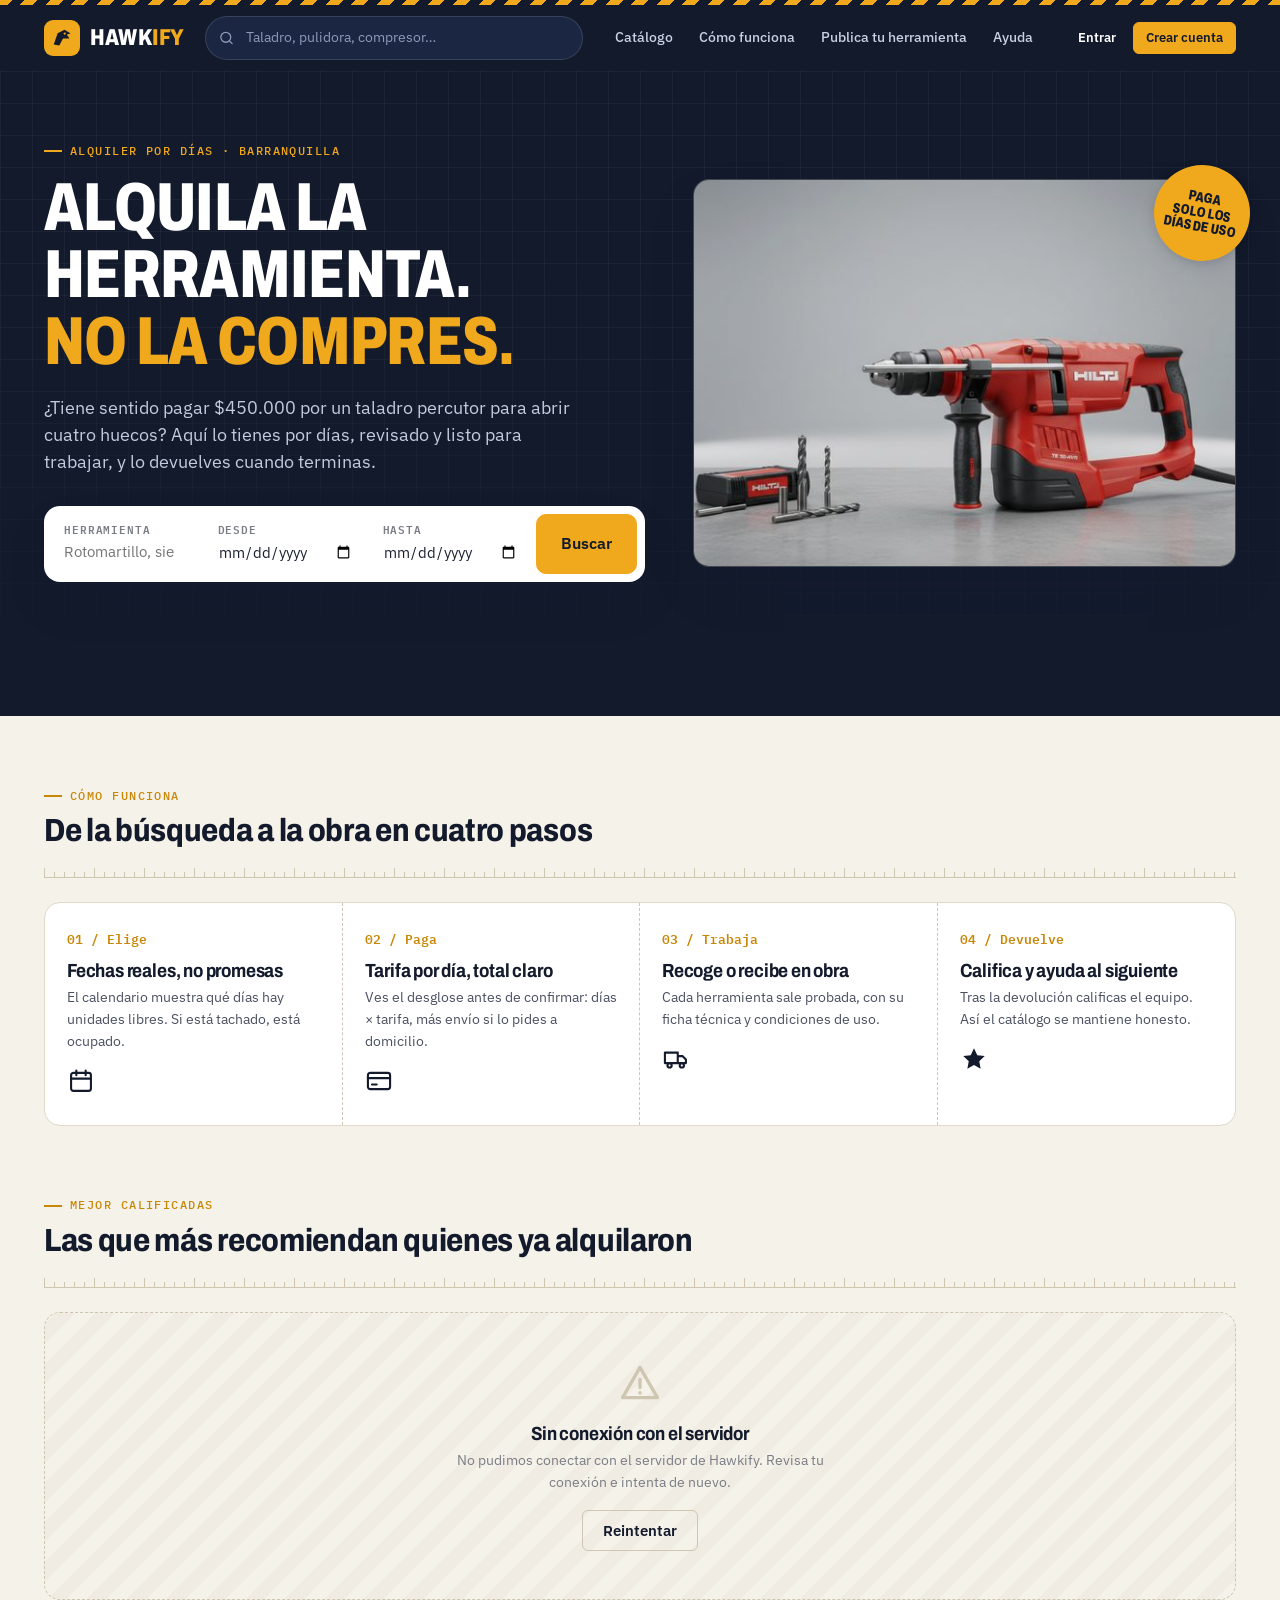
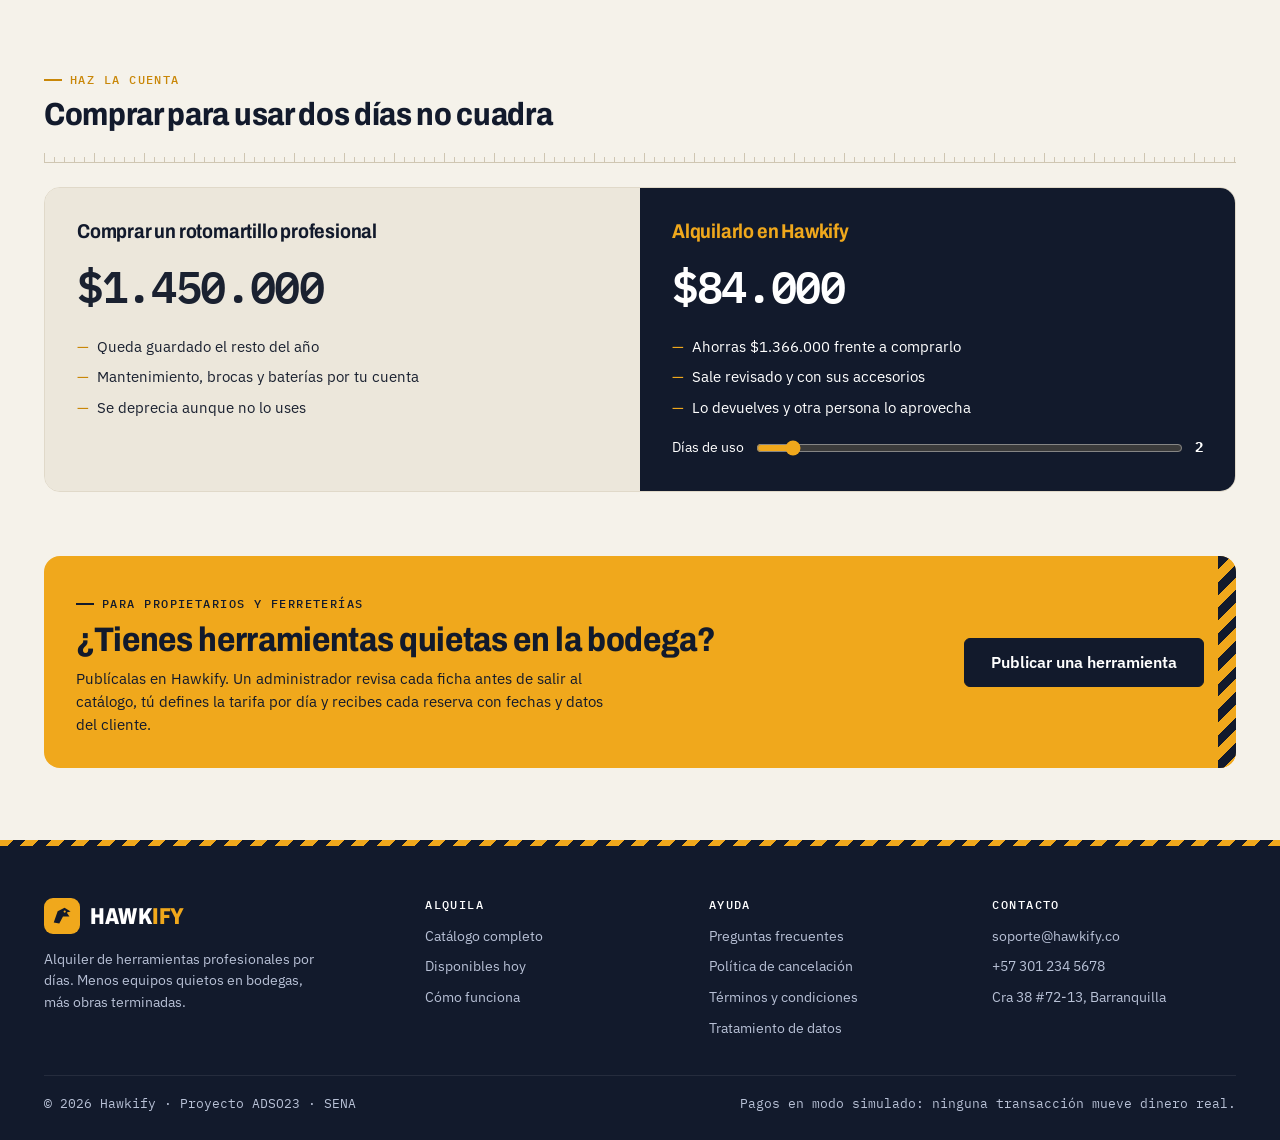
<file: index.html>
<!DOCTYPE html>
<html lang="es">
<head>
<meta charset="UTF-8">
<meta name="viewport" content="width=device-width, initial-scale=1.0">
<title>Hawkify · Alquiler de herramientas por días</title>
<meta name="description" content="Alquila taladros, sierras, rotomartillos y equipos de obra por días en Barranquilla. Pagas solo los días que usas la herramienta.">
<meta name="theme-color" content="#121a2c">
<link rel="icon" href="assets/favicon.svg" type="image/svg+xml">
<link rel="stylesheet" href="css/style.css">
<script type="module" src="js/paginas/inicio.js"></script>
</head>
<body>
<div id="cabecera"></div>

<main>
  <section class="hero">
    <div class="contenedor hero-grid">
      <div>
        <span class="sobretitulo" style="color:var(--oro)">Alquiler por días · Barranquilla</span>
        <h1 style="margin-top:14px">Alquila la herramienta.<span class="resalte">No la compres.</span></h1>
        <p class="bajada">¿Tiene sentido pagar $450.000 por un taladro percutor para abrir cuatro huecos? Aquí lo tienes por días, revisado y listo para trabajar, y lo devuelves cuando terminas.</p>

        <form class="buscador-hero" id="buscador-hero" action="catalogo.html">
          <label><span>Herramienta</span><input name="q" type="search" placeholder="Rotomartillo, sierra, pulidora…" autocomplete="off"></label>
          <label><span>Desde</span><input name="desde" type="date"></label>
          <label><span>Hasta</span><input name="hasta" type="date"></label>
          <button class="btn btn-lg" type="submit">Buscar</button>
        </form>

        <div class="hero-cifras" id="hero-cifras"></div>
      </div>

      <div class="hero-visual" id="hero-visual">
        <div class="hero-foto"><img src="assets/products/rotomartillo-hilti.jpg" alt="Rotomartillo sobre banco de trabajo"></div>
        <div class="hero-sello">Paga<br>solo los<br>días de uso</div>
      </div>
    </div>
  </section>

  <section class="seccion" id="como-funciona">
    <div class="contenedor">
      <div class="seccion-titulo">
        <div>
          <span class="sobretitulo">Cómo funciona</span>
          <h2 style="margin-top:8px">De la búsqueda a la obra en cuatro pasos</h2>
        </div>
        <div class="regla"></div>
      </div>
      <div class="pasos">
        <div class="paso">
          <span class="numero">01 / Elige</span>
          <h3>Fechas reales, no promesas</h3>
          <p>El calendario muestra qué días hay unidades libres. Si está tachado, está ocupado.</p>
          <svg viewBox="0 0 24 24" fill="none" stroke="currentColor" stroke-width="1.8" stroke-linecap="round" stroke-linejoin="round"><rect x="3.5" y="5" width="17" height="15.5" rx="2"/><path d="M3.5 10h17M8 3v4M16 3v4"/></svg>
        </div>
        <div class="paso">
          <span class="numero">02 / Paga</span>
          <h3>Tarifa por día, total claro</h3>
          <p>Ves el desglose antes de confirmar: días × tarifa, más envío si lo pides a domicilio.</p>
          <svg viewBox="0 0 24 24" fill="none" stroke="currentColor" stroke-width="1.8" stroke-linecap="round" stroke-linejoin="round"><rect x="2.5" y="5" width="19" height="14" rx="2"/><path d="M2.5 9.5h19M6 15h4"/></svg>
        </div>
        <div class="paso">
          <span class="numero">03 / Trabaja</span>
          <h3>Recoge o recibe en obra</h3>
          <p>Cada herramienta sale probada, con su ficha técnica y condiciones de uso.</p>
          <svg viewBox="0 0 24 24" fill="none" stroke="currentColor" stroke-width="1.8" stroke-linecap="round" stroke-linejoin="round"><path d="M2.5 6.5h11v9h-11zM13.5 9.5h4l3 3v3h-7z"/><circle cx="6.5" cy="17.5" r="1.8"/><circle cx="17" cy="17.5" r="1.8"/></svg>
        </div>
        <div class="paso">
          <span class="numero">04 / Devuelve</span>
          <h3>Califica y ayuda al siguiente</h3>
          <p>Tras la devolución calificas el equipo. Así el catálogo se mantiene honesto.</p>
          <svg viewBox="0 0 24 24" fill="currentColor"><path d="m12 2.8 2.8 5.9 6.4.8-4.7 4.4 1.2 6.4L12 17.2l-5.7 3.1 1.2-6.4-4.7-4.4 6.4-.8z"/></svg>
        </div>
      </div>
    </div>
  </section>

  <section class="seccion">
    <div class="contenedor">
      <div class="seccion-titulo">
        <div>
          <span class="sobretitulo">Categorías</span>
          <h2 style="margin-top:8px">¿Qué trabajo tienes entre manos?</h2>
        </div>
        <a href="catalogo.html" class="btn btn-linea">Ver todo el catálogo</a>
        <div class="regla"></div>
      </div>
      <div class="rejilla-categorias" id="categorias"></div>
    </div>
  </section>

  <section class="seccion">
    <div class="contenedor">
      <div class="seccion-titulo">
        <div>
          <span class="sobretitulo">Mejor calificadas</span>
          <h2 style="margin-top:8px">Las que más recomiendan quienes ya alquilaron</h2>
        </div>
        <div class="regla"></div>
      </div>
      <div class="rejilla-fichas" id="destacadas"></div>
    </div>
  </section>

  <section class="seccion">
    <div class="contenedor">
      <div class="seccion-titulo">
        <div>
          <span class="sobretitulo">Haz la cuenta</span>
          <h2 style="margin-top:8px">Comprar para usar dos días no cuadra</h2>
        </div>
        <div class="regla"></div>
      </div>
      <div class="comparador" id="comparador">
        <div class="comprar">
          <h3>Comprar un rotomartillo profesional</h3>
          <div class="cifra mono">$1.450.000</div>
          <ul>
            <li>Queda guardado el resto del año</li>
            <li>Mantenimiento, brocas y baterías por tu cuenta</li>
            <li>Se deprecia aunque no lo uses</li>
          </ul>
        </div>
        <div class="alquilar">
          <h3>Alquilarlo en Hawkify</h3>
          <div class="cifra mono" id="cifra-alquiler">$84.000</div>
          <ul>
            <li id="texto-ahorro">Ahorras $1.366.000 frente a comprarlo</li>
            <li>Sale revisado y con sus accesorios</li>
            <li>Lo devuelves y otra persona lo aprovecha</li>
          </ul>
          <div class="control">
            <span>Días de uso</span>
            <input type="range" id="dias-uso" min="1" max="15" value="2" aria-label="Días de uso">
            <strong class="mono" id="dias-uso-valor">2</strong>
          </div>
        </div>
      </div>
    </div>
  </section>

  <section class="seccion">
    <div class="contenedor">
      <div class="seccion-titulo">
        <div>
          <span class="sobretitulo">Recién llegadas</span>
          <h2 style="margin-top:8px">Nuevas en el catálogo</h2>
        </div>
        <div class="regla"></div>
      </div>
      <div class="rejilla-fichas" id="recientes"></div>
    </div>
  </section>

  <section class="seccion">
    <div class="contenedor">
      <div class="banda-publicar">
        <div>
          <span class="sobretitulo" style="color:var(--tinta)">Para propietarios y ferreterías</span>
          <h2 style="margin-top:8px">¿Tienes herramientas quietas en la bodega?</h2>
          <p>Publícalas en Hawkify. Un administrador revisa cada ficha antes de salir al catálogo, tú defines la tarifa por día y recibes cada reserva con fechas y datos del cliente.</p>
        </div>
        <a class="btn btn-oscuro btn-lg" href="cuenta.html#herramientas">Publicar una herramienta</a>
      </div>
    </div>
  </section>
</main>

<div id="pie"></div>
</body>
</html>
</file>
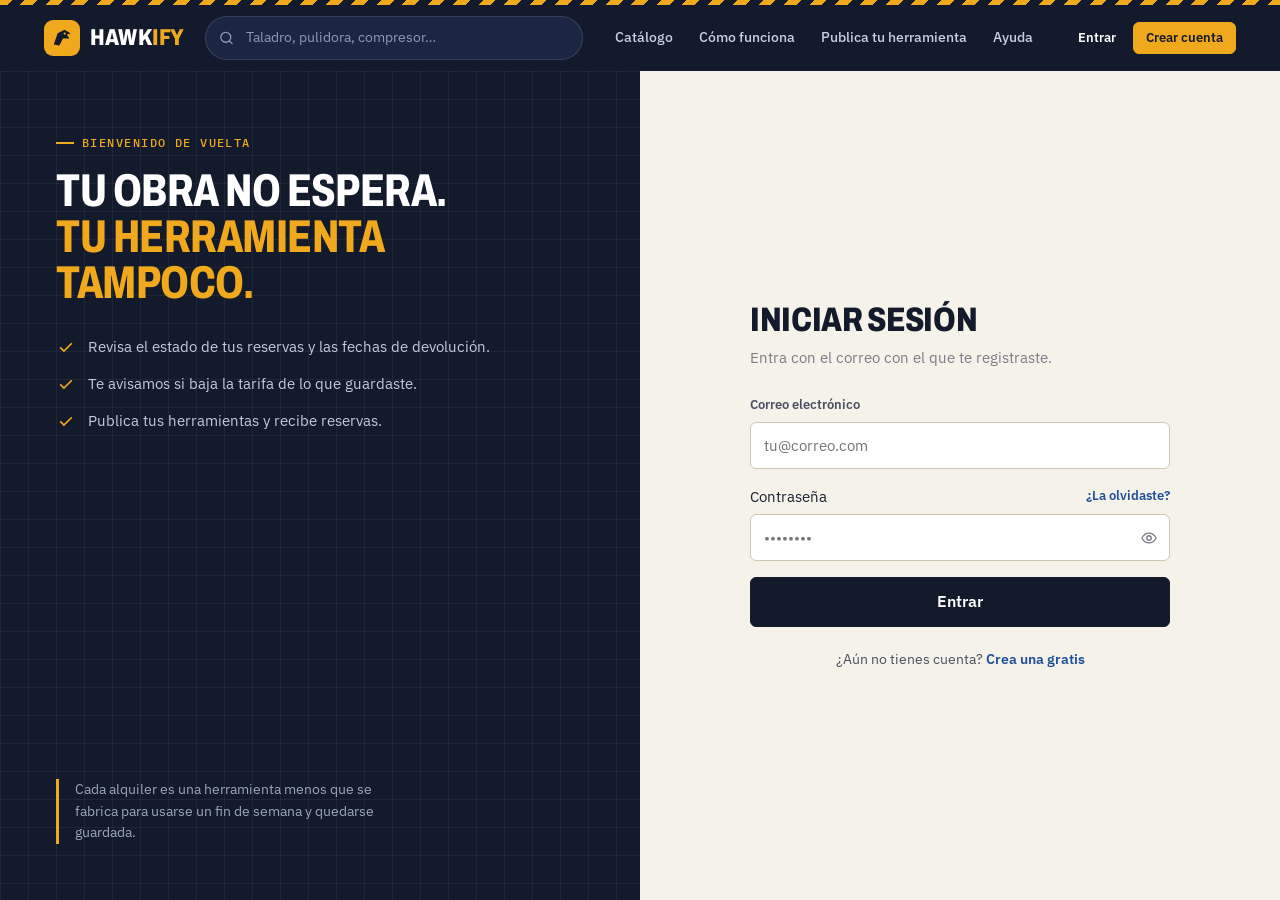
<file: admin.html>
<!DOCTYPE html>
<html lang="es">
<head>
<meta charset="UTF-8">
<meta name="viewport" content="width=device-width, initial-scale=1.0">
<title>Panel de administración · Hawkify</title>
<meta name="theme-color" content="#121a2c">
<meta name="robots" content="noindex">
<link rel="icon" href="assets/favicon.svg" type="image/svg+xml">
<link rel="stylesheet" href="css/style.css">
<script type="module" src="js/paginas/admin.js"></script>
</head>
<body>
<div id="cabecera"></div>

<main class="contenedor panel-layout" style="--ancho:1400px;max-width:1400px">
  <aside class="panel-lateral">
    <div class="panel-perfil" id="panel-perfil"></div>
    <nav class="nav-panel" id="nav-admin" aria-label="Secciones del panel"></nav>
  </aside>
  <section class="panel-contenido" id="contenido" aria-live="polite"></section>
</main>
</body>
</html>
</file>
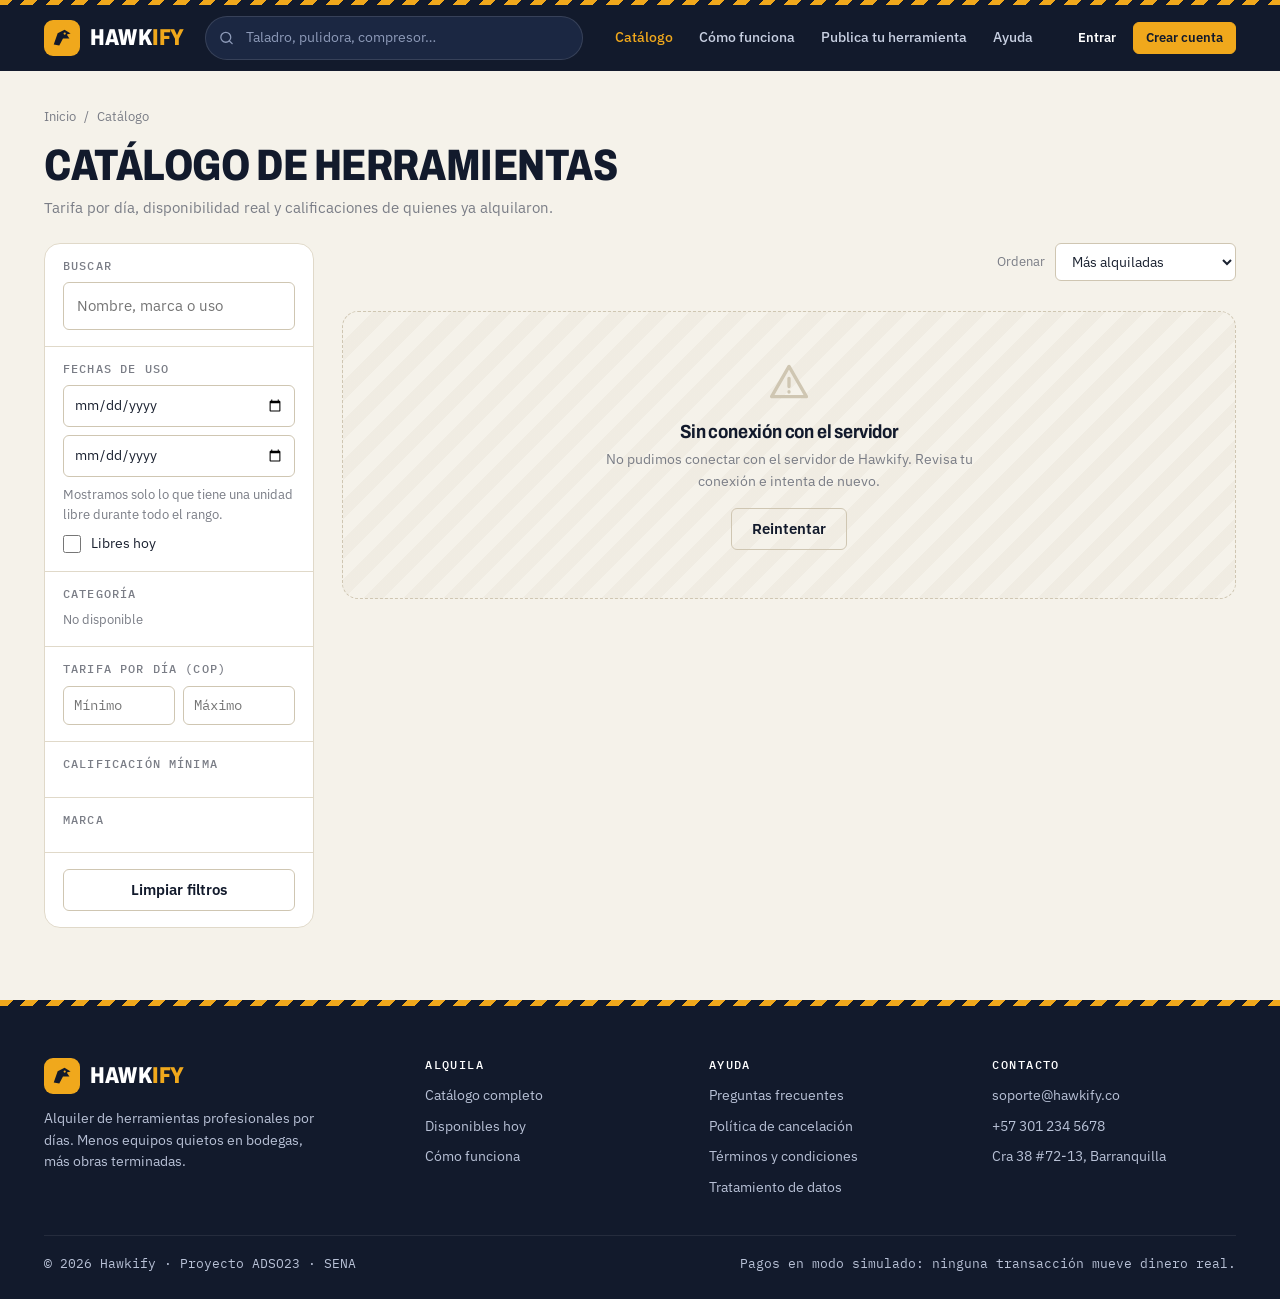
<file: catalogo.html>
<!DOCTYPE html>
<html lang="es">
<head>
<meta charset="UTF-8">
<meta name="viewport" content="width=device-width, initial-scale=1.0">
<title>Catálogo · Hawkify</title>
<meta name="description" content="Busca herramientas por categoría, marca, tarifa por día, calificación y disponibilidad en tus fechas.">
<meta name="theme-color" content="#121a2c">
<link rel="icon" href="assets/favicon.svg" type="image/svg+xml">
<link rel="stylesheet" href="css/style.css">
<script type="module" src="js/paginas/catalogo.js"></script>
</head>
<body>
<div id="cabecera"></div>

<main class="contenedor">
  <div class="encabezado-pagina">
    <nav class="migas" aria-label="Ruta"><a href="index.html">Inicio</a><span>/</span><span>Catálogo</span></nav>
    <h1 id="titulo-catalogo">Catálogo de herramientas</h1>
    <p>Tarifa por día, disponibilidad real y calificaciones de quienes ya alquilaron.</p>
  </div>

  <div class="catalogo-layout">
    <aside class="filtros" id="filtros" aria-label="Filtros">
      <div class="filtros-cabecera-movil">
        <strong>Filtros</strong>
        <button class="icono-btn" type="button" id="cerrar-filtros" aria-label="Cerrar filtros"></button>
      </div>
      <div class="filtro">
        <h4>Buscar</h4>
        <input class="entrada" name="q" type="search" placeholder="Nombre, marca o uso" autocomplete="off">
      </div>
      <div class="filtro">
        <h4>Fechas de uso</h4>
        <div class="filtro-fechas">
          <input name="desde" type="date" aria-label="Desde">
          <input name="hasta" type="date" aria-label="Hasta">
        </div>
        <p class="ayuda tenue texto-pequeno mt-8">Mostramos solo lo que tiene una unidad libre durante todo el rango.</p>
        <label class="casilla mt-8"><input type="checkbox" name="soloDisponibles"> Libres hoy</label>
      </div>
      <div class="filtro">
        <h4>Categoría</h4>
        <div class="lista-opciones" id="f-categorias"></div>
      </div>
      <div class="filtro">
        <h4>Tarifa por día (COP)</h4>
        <div class="rango-precio">
          <input name="precioMin" type="number" min="0" step="1000" placeholder="Mínimo" inputmode="numeric">
          <input name="precioMax" type="number" min="0" step="1000" placeholder="Máximo" inputmode="numeric">
        </div>
      </div>
      <div class="filtro">
        <h4>Calificación mínima</h4>
        <div class="estrellas-filtro" id="f-estrellas"></div>
      </div>
      <div class="filtro">
        <h4>Marca</h4>
        <div class="lista-opciones" id="f-marcas"></div>
      </div>
      <div class="filtro">
        <button class="btn btn-linea btn-bloque" type="button" id="limpiar-filtros">Limpiar filtros</button>
      </div>
    </aside>

    <section aria-live="polite">
      <div class="barra-resultados">
        <div class="fila">
          <button class="btn btn-linea btn-sm boton-filtros-movil" type="button" id="abrir-filtros">Filtros</button>
          <span class="conteo" id="conteo"></span>
        </div>
        <label class="fila texto-pequeno">
          <span class="tenue">Ordenar</span>
          <select id="orden">
            <option value="relevancia">Más alquiladas</option>
            <option value="calificacion">Mejor calificadas</option>
            <option value="precio_asc">Tarifa: menor a mayor</option>
            <option value="precio_desc">Tarifa: mayor a menor</option>
            <option value="recientes">Recién publicadas</option>
          </select>
        </label>
      </div>
      <div class="chips" id="chips"></div>
      <div class="rejilla-fichas" id="resultados"></div>
      <div id="paginacion"></div>
    </section>
  </div>
</main>

<div id="pie"></div>
</body>
</html>
</file>
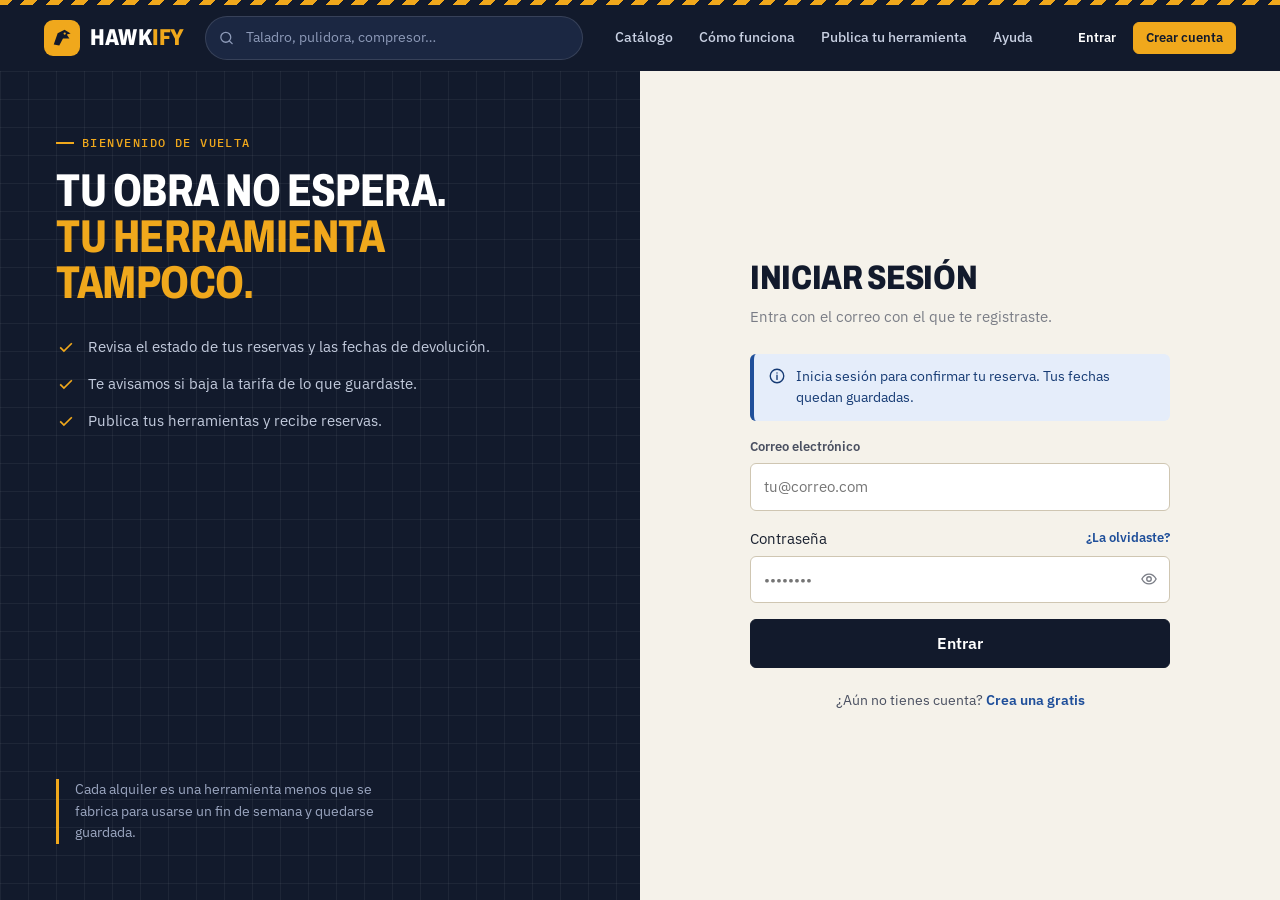
<file: checkout.html>
<!DOCTYPE html>
<html lang="es">
<head>
<meta charset="UTF-8">
<meta name="viewport" content="width=device-width, initial-scale=1.0">
<title>Confirmar alquiler · Hawkify</title>
<meta name="theme-color" content="#121a2c">
<link rel="icon" href="assets/favicon.svg" type="image/svg+xml">
<link rel="stylesheet" href="css/style.css">
<script type="module" src="js/paginas/checkout.js"></script>
</head>
<body>
<div id="cabecera"></div>

<main class="contenedor" style="padding-top:28px">
  <div id="checkout"></div>
</main>

<div id="pie"></div>
</body>
</html>
</file>
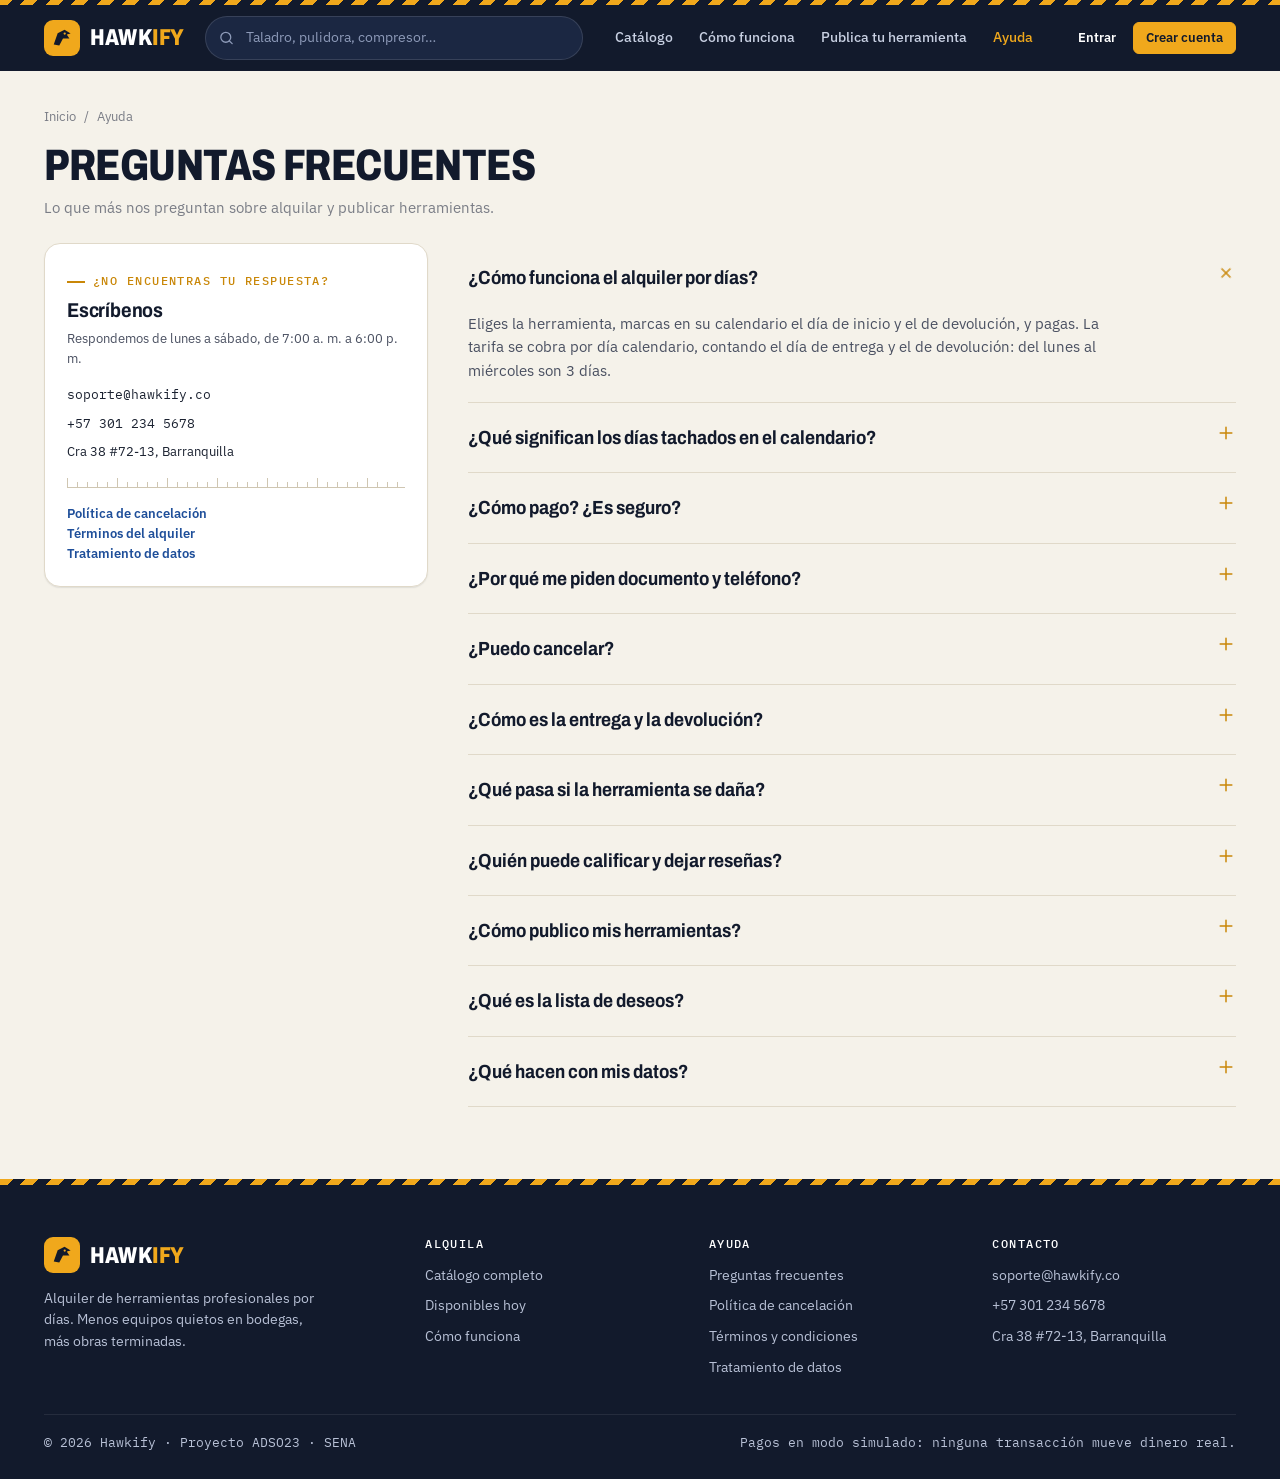
<file: faq.html>
<!DOCTYPE html>
<html lang="es">
<head>
<meta charset="UTF-8">
<meta name="viewport" content="width=device-width, initial-scale=1.0">
<title>Preguntas frecuentes · Hawkify</title>
<meta name="description" content="Cómo funciona el alquiler por días, pagos, entregas, devoluciones, daños y publicación de herramientas en Hawkify.">
<meta name="theme-color" content="#121a2c">
<link rel="icon" href="assets/favicon.svg" type="image/svg+xml">
<link rel="stylesheet" href="css/style.css">
<script type="module" src="js/paginas/faq.js"></script>
</head>
<body>
<div id="cabecera"></div>

<main class="contenedor">
  <div class="encabezado-pagina">
    <nav class="migas"><a href="index.html">Inicio</a><span>/</span><span>Ayuda</span></nav>
    <h1>Preguntas frecuentes</h1>
    <p>Lo que más nos preguntan sobre alquilar y publicar herramientas.</p>
  </div>

  <div class="dos-columnas" style="grid-template-columns:1fr 2fr;align-items:start;gap:40px">
    <aside class="tarjeta" style="position:sticky;top:86px"><div class="tarjeta-cuerpo">
      <span class="sobretitulo">¿No encuentras tu respuesta?</span>
      <h3 class="mt-8">Escríbenos</h3>
      <p class="texto-pequeno mt-8" style="color:var(--texto-2)">Respondemos de lunes a sábado, de 7:00 a. m. a 6:00 p. m.</p>
      <ul class="texto-pequeno" style="list-style:none;padding:0;margin:16px 0 0;display:grid;gap:8px">
        <li class="mono">soporte@hawkify.co</li>
        <li class="mono">+57 301 234 5678</li>
        <li>Cra 38 #72-13, Barranquilla</li>
      </ul>
      <div class="regla mt-16"></div>
      <p class="texto-pequeno mt-16"><a class="enlace" href="legal.html?doc=cancelacion">Política de cancelación</a><br><a class="enlace" href="legal.html?doc=terminos">Términos del alquiler</a><br><a class="enlace" href="legal.html?doc=datos">Tratamiento de datos</a></p>
    </div></aside>

    <div class="acordeon" id="faq">
      <div class="item">
        <button class="pregunta" type="button">¿Cómo funciona el alquiler por días?</button>
        <div class="respuesta">Eliges la herramienta, marcas en su calendario el día de inicio y el de devolución, y pagas. La tarifa se cobra por día calendario, contando el día de entrega y el de devolución: del lunes al miércoles son 3 días.</div>
      </div>
      <div class="item">
        <button class="pregunta" type="button">¿Qué significan los días tachados en el calendario?</button>
        <div class="respuesta">Que no queda ninguna unidad libre ese día. Si una herramienta tiene varias unidades, verás un punto cuando solo queda una. Para reservar necesitas un rango continuo sin días tachados, porque el alquiler se hace sobre una misma unidad física.</div>
      </div>
      <div class="item">
        <button class="pregunta" type="button">¿Cómo pago? ¿Es seguro?</button>
        <div class="respuesta">Aceptamos tarjeta, PSE y Nequi. En esta versión de la plataforma los pagos son simulados: el flujo es completo (aprobación, rechazo, referencia y reembolso), pero no se mueve dinero real. Nunca guardamos el número completo de tu tarjeta.</div>
      </div>
      <div class="item">
        <button class="pregunta" type="button">¿Por qué me piden documento y teléfono?</button>
        <div class="respuesta">Respaldan el alquiler ante el propietario y nos permiten coordinar la entrega. Los pedimos una sola vez, en tu primera reserva, y puedes actualizarlos desde tu perfil.</div>
      </div>
      <div class="item">
        <button class="pregunta" type="button">¿Puedo cancelar?</button>
        <div class="respuesta" data-param="cancelacion.politica">Sí, sin costo hasta 24 horas antes de la fecha de inicio, desde Mis reservas.</div>
      </div>
      <div class="item">
        <button class="pregunta" type="button">¿Cómo es la entrega y la devolución?</button>
        <div class="respuesta">Puedes recogerla en nuestro punto de Barranquilla sin costo, o pedir entrega y recogida a domicilio por una tarifa fija. En la devolución revisamos el equipo y dejamos constancia de su estado en un acta que puedes consultar en el detalle de tu reserva.</div>
      </div>
      <div class="item">
        <button class="pregunta" type="button">¿Qué pasa si la herramienta se daña?</button>
        <div class="respuesta" data-param="garantia.texto_base">Las fallas de fábrica durante el alquiler corren por nuestra cuenta. Los daños por mal uso o la pérdida se valoran según lo registrado en la devolución.</div>
      </div>
      <div class="item">
        <button class="pregunta" type="button">¿Quién puede calificar y dejar reseñas?</button>
        <div class="respuesta">Solo quien alquiló la herramienta y ya la devolvió. Así cada calificación viene de un uso real. Puedes editar o eliminar tu reseña cuando quieras; la calificación en estrellas se conserva para no alterar el promedio.</div>
      </div>
      <div class="item">
        <button class="pregunta" type="button">¿Cómo publico mis herramientas?</button>
        <div class="respuesta">Desde Mis herramientas completas la ficha técnica: fotos, tarifa por día, cuántas unidades tienes y condiciones de uso. Un administrador la revisa antes de publicarla; si necesita ajustes, te decimos exactamente qué corregir.</div>
      </div>
      <div class="item">
        <button class="pregunta" type="button">¿Qué es la lista de deseos?</button>
        <div class="respuesta">Un lugar para guardar herramientas sin reservarlas. Te avisamos si su tarifa cambia o si vuelve a estar disponible después de un mantenimiento.</div>
      </div>
      <div class="item">
        <button class="pregunta" type="button">¿Qué hacen con mis datos?</button>
        <div class="respuesta">Los tratamos según la Ley 1581 de 2012. Desde Privacidad y datos puedes descargar todo lo que guardamos de ti o eliminar tu cuenta: borramos tus datos personales y conservamos, de forma anónima, el historial de alquileres que respalda operaciones ya hechas.</div>
      </div>
    </div>
  </div>
</main>

<div id="pie"></div>
</body>
</html>
</file>
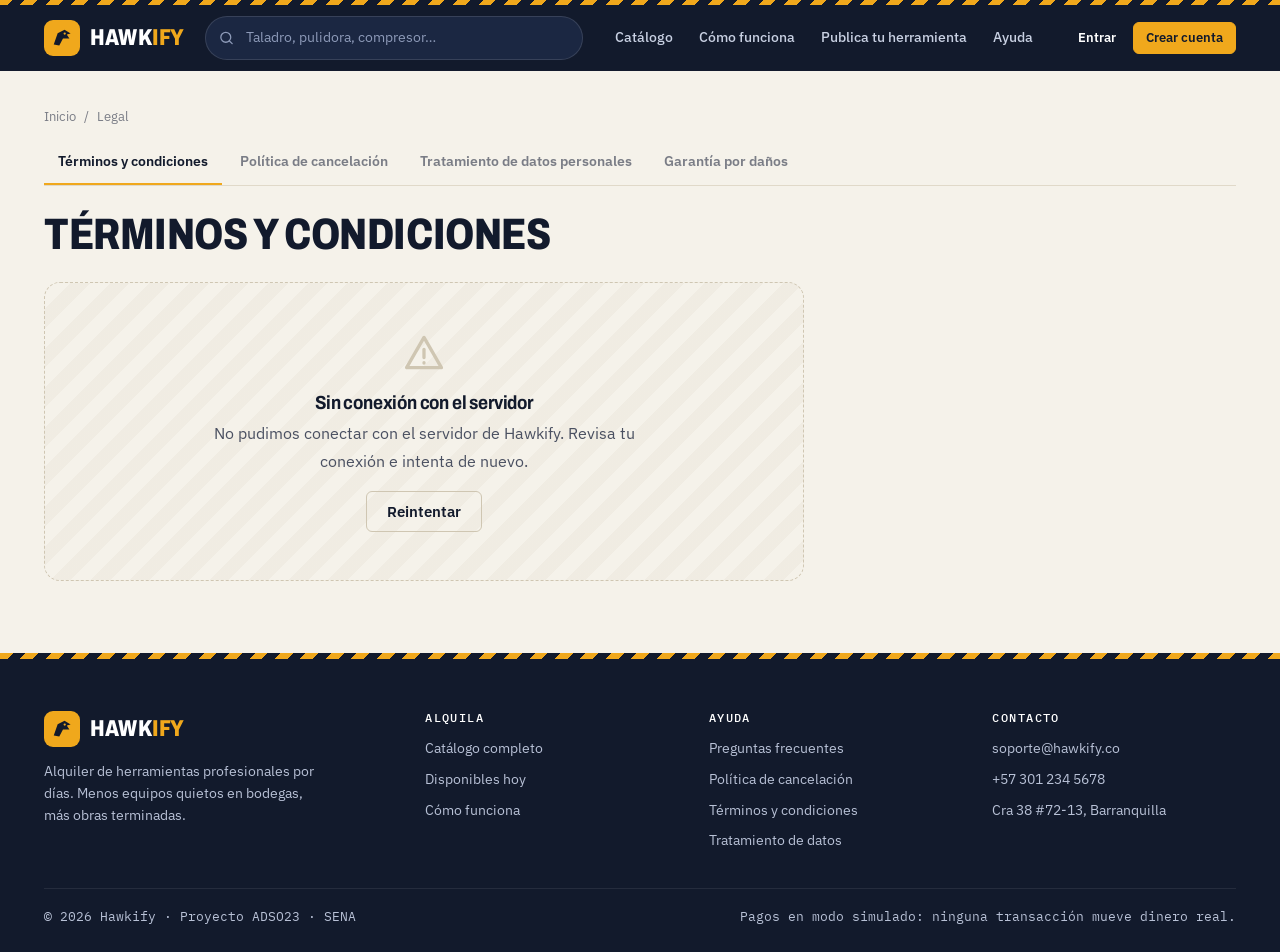
<file: legal.html>
<!DOCTYPE html>
<html lang="es">
<head>
<meta charset="UTF-8">
<meta name="viewport" content="width=device-width, initial-scale=1.0">
<title>Legal · Hawkify</title>
<meta name="theme-color" content="#121a2c">
<link rel="icon" href="assets/favicon.svg" type="image/svg+xml">
<link rel="stylesheet" href="css/style.css">
<script type="module" src="js/paginas/legal.js"></script>
</head>
<body>
<div id="cabecera"></div>

<main class="contenedor">
  <div class="encabezado-pagina">
    <nav class="migas"><a href="index.html">Inicio</a><span>/</span><span>Legal</span></nav>
    <div class="pestanas" id="documentos" style="margin-bottom:24px"></div>
    <h1 id="titulo-legal">Documento legal</h1>
  </div>
  <article class="legal" id="texto-legal"></article>
</main>

<div id="pie"></div>
</body>
</html>
</file>
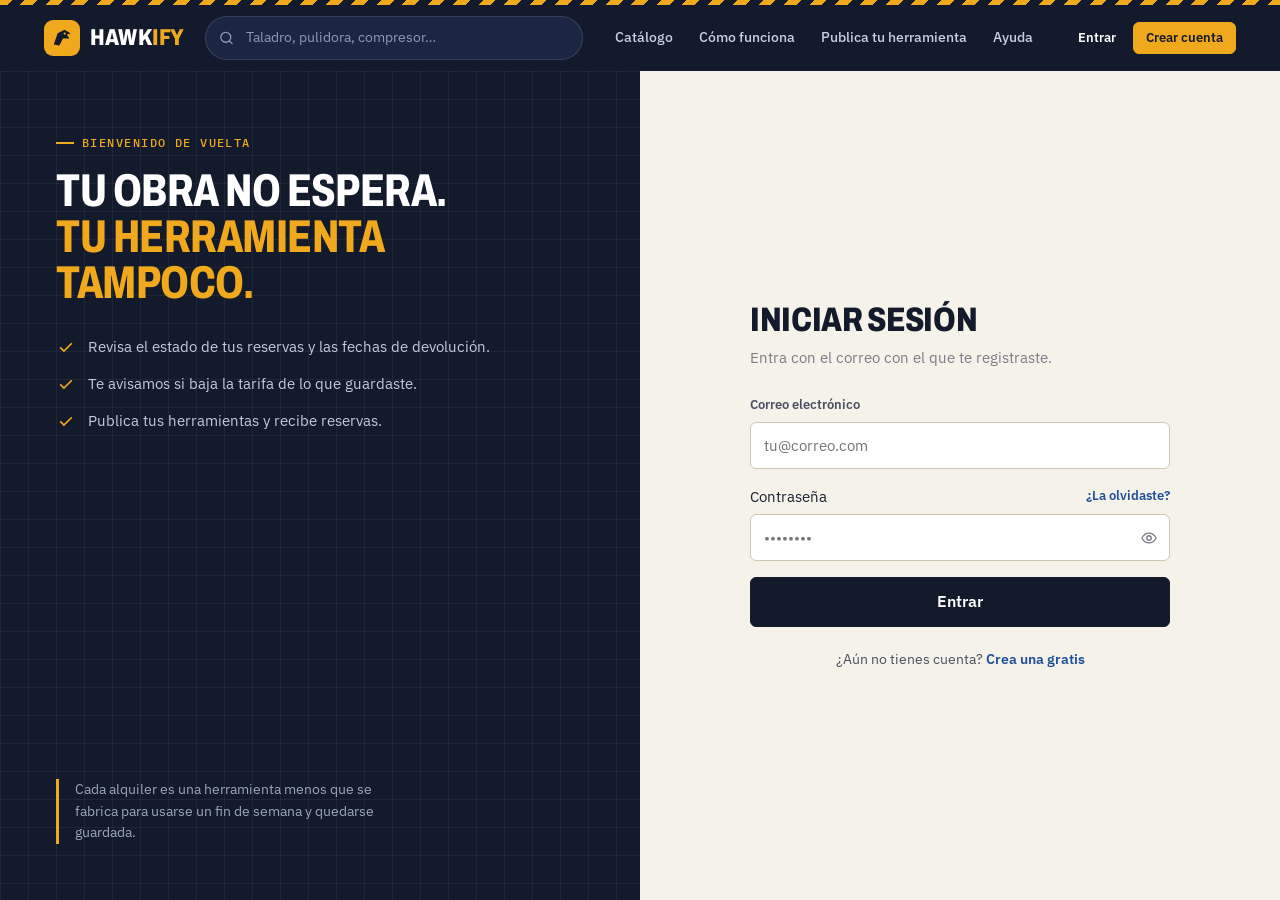
<file: login.html>
<!DOCTYPE html>
<html lang="es">
<head>
<meta charset="UTF-8">
<meta name="viewport" content="width=device-width, initial-scale=1.0">
<title>Iniciar sesión · Hawkify</title>
<meta name="theme-color" content="#121a2c">
<link rel="icon" href="assets/favicon.svg" type="image/svg+xml">
<link rel="stylesheet" href="css/style.css">
<script type="module" src="js/paginas/auth.js"></script>
</head>
<body data-pagina="login">
<div id="cabecera"></div>

<main class="auth">
  <section class="auth-marca">
    <div>
      <span class="sobretitulo" style="color:var(--oro)">Bienvenido de vuelta</span>
      <h2 style="margin-top:16px">Tu obra no espera.<br><em>Tu herramienta tampoco.</em></h2>
      <ul>
        <li><svg viewBox="0 0 24 24" fill="none" stroke="currentColor" stroke-width="2"><path d="m5 12.5 4.5 4.5L19 7.5"/></svg>Revisa el estado de tus reservas y las fechas de devolución.</li>
        <li><svg viewBox="0 0 24 24" fill="none" stroke="currentColor" stroke-width="2"><path d="m5 12.5 4.5 4.5L19 7.5"/></svg>Te avisamos si baja la tarifa de lo que guardaste.</li>
        <li><svg viewBox="0 0 24 24" fill="none" stroke="currentColor" stroke-width="2"><path d="m5 12.5 4.5 4.5L19 7.5"/></svg>Publica tus herramientas y recibe reservas.</li>
      </ul>
    </div>
    <p class="cita">Cada alquiler es una herramienta menos que se fabrica para usarse un fin de semana y quedarse guardada.</p>
  </section>

  <section class="auth-form">
    <div class="caja">
      <h1>Iniciar sesión</h1>
      <p class="sub">Entra con el correo con el que te registraste.</p>
      <div id="aviso"></div>
      <form id="form-login" class="form-pila" novalidate>
        <div class="campo">
          <label for="correo">Correo electrónico</label>
          <input id="correo" name="correo" type="email" autocomplete="email" required placeholder="tu@correo.com">
          <span class="msg-error"></span>
        </div>
        <div class="campo">
          <div class="entre"><label for="password">Contraseña</label><a class="enlace texto-pequeno" href="recuperar.html">¿La olvidaste?</a></div>
          <div class="campo-contrasena">
            <input id="password" name="password" type="password" autocomplete="current-password" required placeholder="••••••••">
            <button type="button"></button>
          </div>
          <span class="msg-error"></span>
        </div>
        <button class="btn btn-oscuro btn-lg btn-bloque" type="submit">Entrar</button>
      </form>
      <p class="alterno">¿Aún no tienes cuenta? <a class="enlace" href="signup.html" id="enlace-registro">Crea una gratis</a></p>
      <div id="demo"></div>
    </div>
  </section>
</main>
</body>
</html>
</file>
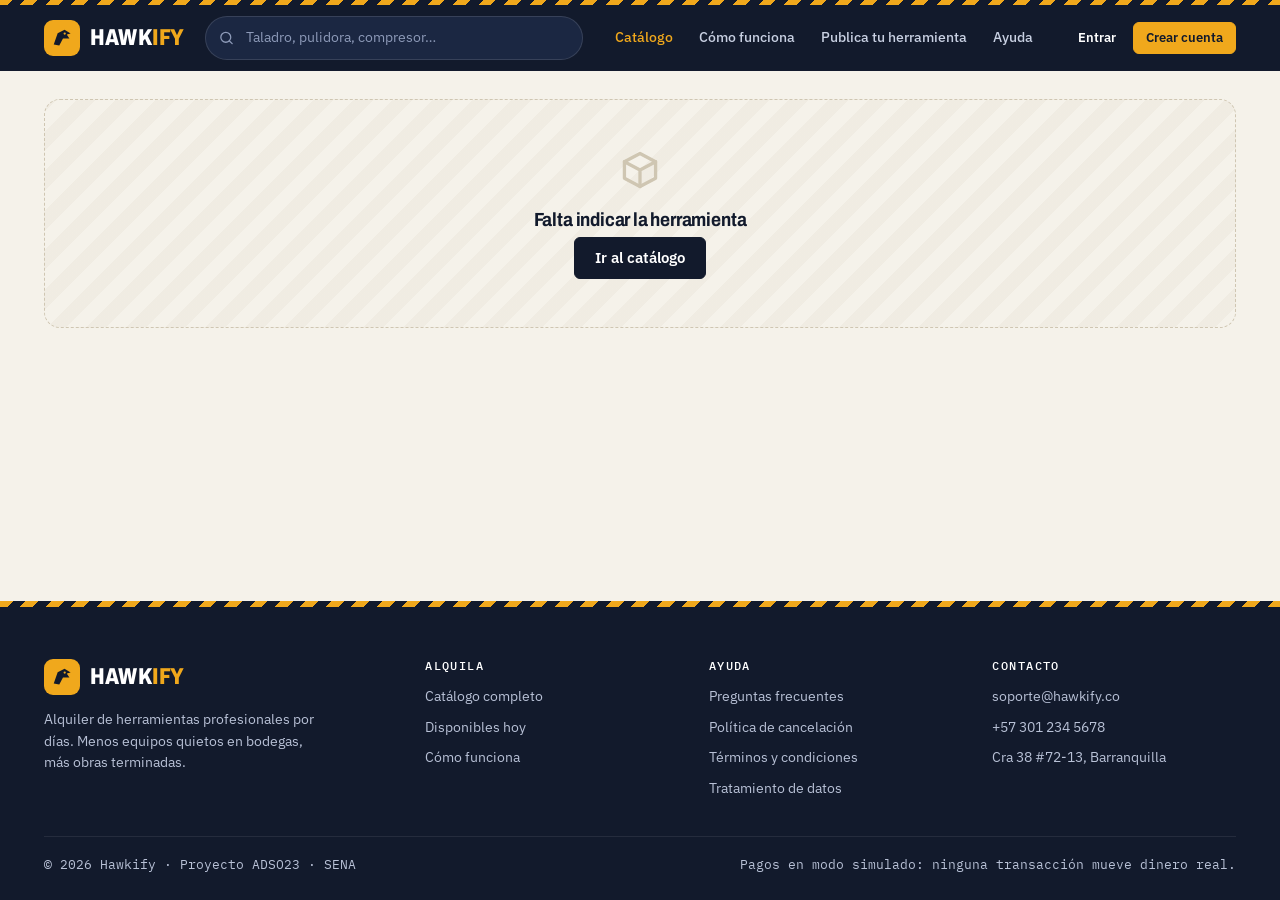
<file: producto.html>
<!DOCTYPE html>
<html lang="es">
<head>
<meta charset="UTF-8">
<meta name="viewport" content="width=device-width, initial-scale=1.0">
<title>Herramienta · Hawkify</title>
<meta name="description" content="Ficha técnica, disponibilidad por fechas, tarifa por día y reseñas de la herramienta.">
<meta name="theme-color" content="#121a2c">
<link rel="icon" href="assets/favicon.svg" type="image/svg+xml">
<link rel="stylesheet" href="css/style.css">
<script type="module" src="js/paginas/producto.js"></script>
</head>
<body>
<div id="cabecera"></div>

<main class="contenedor" style="padding-top:28px">
  <div id="producto"></div>
</main>

<div id="pie"></div>
</body>
</html>
</file>
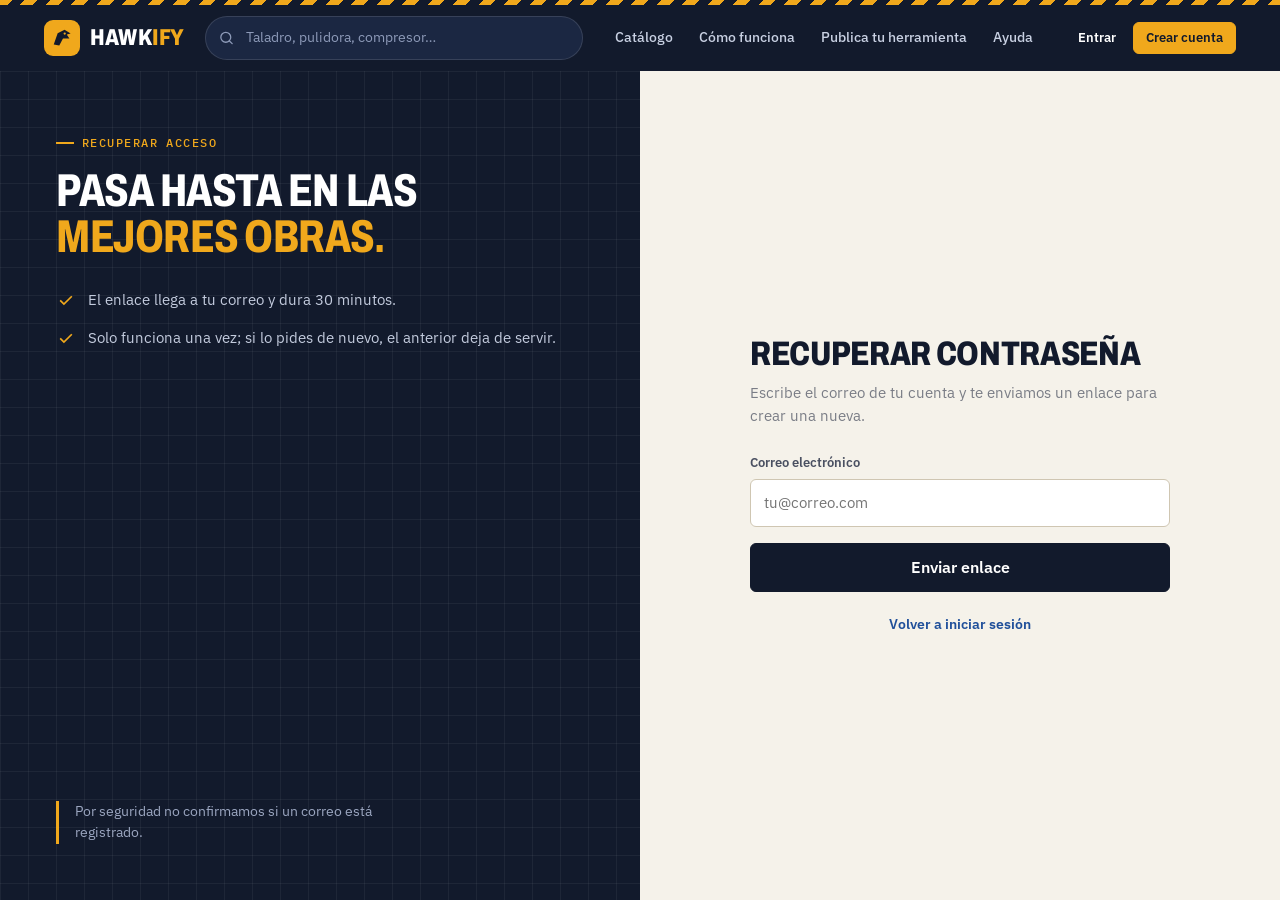
<file: recuperar.html>
<!DOCTYPE html>
<html lang="es">
<head>
<meta charset="UTF-8">
<meta name="viewport" content="width=device-width, initial-scale=1.0">
<title>Recuperar contraseña · Hawkify</title>
<meta name="theme-color" content="#121a2c">
<link rel="icon" href="assets/favicon.svg" type="image/svg+xml">
<link rel="stylesheet" href="css/style.css">
<script type="module" src="js/paginas/auth.js"></script>
</head>
<body data-pagina="recuperar">
<div id="cabecera"></div>

<main class="auth">
  <section class="auth-marca">
    <div>
      <span class="sobretitulo" style="color:var(--oro)">Recuperar acceso</span>
      <h2 style="margin-top:16px">Pasa hasta en las<br><em>mejores obras.</em></h2>
      <ul>
        <li><svg viewBox="0 0 24 24" fill="none" stroke="currentColor" stroke-width="2"><path d="m5 12.5 4.5 4.5L19 7.5"/></svg>El enlace llega a tu correo y dura 30 minutos.</li>
        <li><svg viewBox="0 0 24 24" fill="none" stroke="currentColor" stroke-width="2"><path d="m5 12.5 4.5 4.5L19 7.5"/></svg>Solo funciona una vez; si lo pides de nuevo, el anterior deja de servir.</li>
      </ul>
    </div>
    <p class="cita">Por seguridad no confirmamos si un correo está registrado.</p>
  </section>

  <section class="auth-form">
    <div class="caja" id="caja-recuperar">
      <h1>Recuperar contraseña</h1>
      <p class="sub">Escribe el correo de tu cuenta y te enviamos un enlace para crear una nueva.</p>
      <form id="form-recuperar" class="form-pila" novalidate>
        <div class="campo">
          <label for="correo">Correo electrónico</label>
          <input id="correo" name="correo" type="email" autocomplete="email" required placeholder="tu@correo.com">
          <span class="msg-error"></span>
        </div>
        <button class="btn btn-oscuro btn-lg btn-bloque" type="submit">Enviar enlace</button>
      </form>
      <p class="alterno"><a class="enlace" href="login.html">Volver a iniciar sesión</a></p>
    </div>
  </section>
</main>
</body>
</html>
</file>
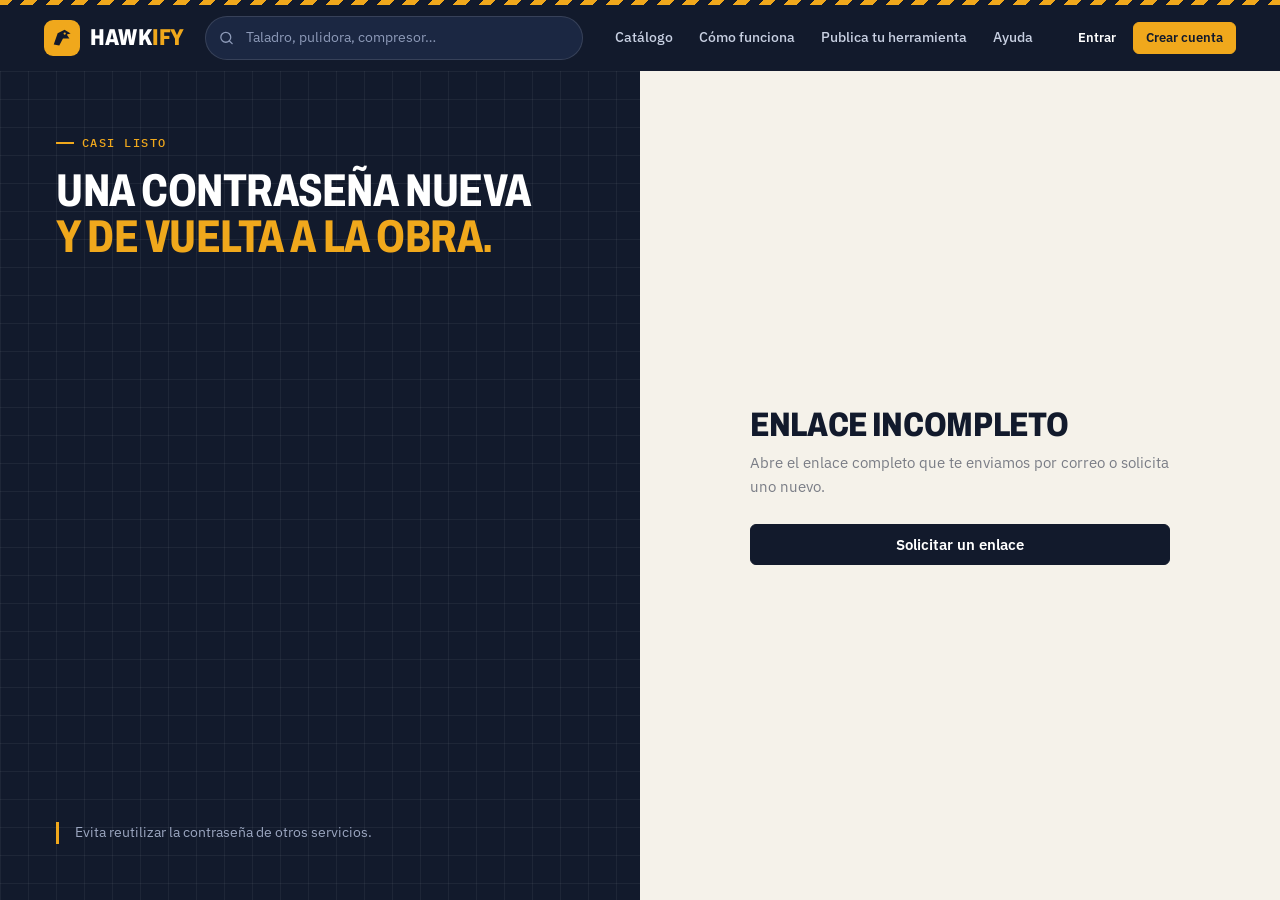
<file: restablecer.html>
<!DOCTYPE html>
<html lang="es">
<head>
<meta charset="UTF-8">
<meta name="viewport" content="width=device-width, initial-scale=1.0">
<title>Nueva contraseña · Hawkify</title>
<meta name="theme-color" content="#121a2c">
<link rel="icon" href="assets/favicon.svg" type="image/svg+xml">
<link rel="stylesheet" href="css/style.css">
<script type="module" src="js/paginas/auth.js"></script>
</head>
<body data-pagina="restablecer">
<div id="cabecera"></div>

<main class="auth">
  <section class="auth-marca">
    <div>
      <span class="sobretitulo" style="color:var(--oro)">Casi listo</span>
      <h2 style="margin-top:16px">Una contraseña nueva<br><em>y de vuelta a la obra.</em></h2>
    </div>
    <p class="cita">Evita reutilizar la contraseña de otros servicios.</p>
  </section>

  <section class="auth-form">
    <div class="caja" id="caja-restablecer">
      <h1>Crea tu nueva contraseña</h1>
      <p class="sub">Debe tener al menos 8 caracteres y combinar letras y números.</p>
      <form id="form-restablecer" class="form-pila" novalidate>
        <div class="campo">
          <label for="password">Nueva contraseña</label>
          <div class="campo-contrasena">
            <input id="password" name="password" type="password" autocomplete="new-password" required>
            <button type="button"></button>
          </div>
          <div class="medidor" id="medidor"><i></i><i></i><i></i><i></i></div>
          <span class="msg-error"></span>
        </div>
        <div class="campo">
          <label for="confirmar">Repite la contraseña</label>
          <input id="confirmar" name="confirmar" type="password" autocomplete="new-password" required>
          <span class="msg-error"></span>
        </div>
        <button class="btn btn-oscuro btn-lg btn-bloque" type="submit">Guardar contraseña</button>
      </form>
    </div>
  </section>
</main>
</body>
</html>
</file>
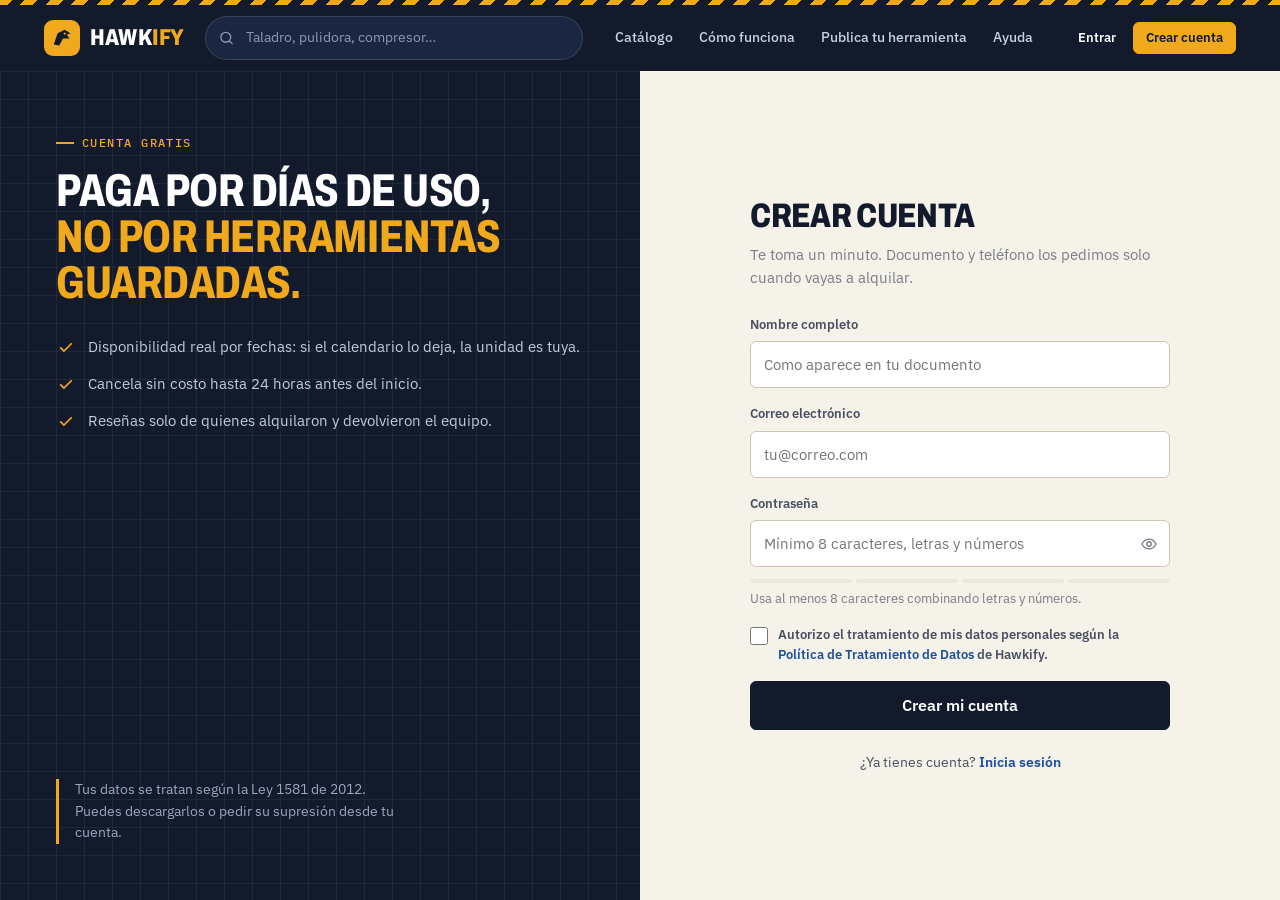
<file: signup.html>
<!DOCTYPE html>
<html lang="es">
<head>
<meta charset="UTF-8">
<meta name="viewport" content="width=device-width, initial-scale=1.0">
<title>Crear cuenta · Hawkify</title>
<meta name="theme-color" content="#121a2c">
<link rel="icon" href="assets/favicon.svg" type="image/svg+xml">
<link rel="stylesheet" href="css/style.css">
<script type="module" src="js/paginas/auth.js"></script>
</head>
<body data-pagina="registro">
<div id="cabecera"></div>

<main class="auth">
  <section class="auth-marca">
    <div>
      <span class="sobretitulo" style="color:var(--oro)">Cuenta gratis</span>
      <h2 style="margin-top:16px">Paga por días de uso,<br><em>no por herramientas guardadas.</em></h2>
      <ul>
        <li><svg viewBox="0 0 24 24" fill="none" stroke="currentColor" stroke-width="2"><path d="m5 12.5 4.5 4.5L19 7.5"/></svg>Disponibilidad real por fechas: si el calendario lo deja, la unidad es tuya.</li>
        <li><svg viewBox="0 0 24 24" fill="none" stroke="currentColor" stroke-width="2"><path d="m5 12.5 4.5 4.5L19 7.5"/></svg>Cancela sin costo hasta 24 horas antes del inicio.</li>
        <li><svg viewBox="0 0 24 24" fill="none" stroke="currentColor" stroke-width="2"><path d="m5 12.5 4.5 4.5L19 7.5"/></svg>Reseñas solo de quienes alquilaron y devolvieron el equipo.</li>
      </ul>
    </div>
    <p class="cita">Tus datos se tratan según la Ley 1581 de 2012. Puedes descargarlos o pedir su supresión desde tu cuenta.</p>
  </section>

  <section class="auth-form">
    <div class="caja">
      <h1>Crear cuenta</h1>
      <p class="sub">Te toma un minuto. Documento y teléfono los pedimos solo cuando vayas a alquilar.</p>
      <form id="form-registro" class="form-pila" novalidate>
        <div class="campo">
          <label for="nombreCompleto">Nombre completo</label>
          <input id="nombreCompleto" name="nombreCompleto" autocomplete="name" required placeholder="Como aparece en tu documento">
          <span class="msg-error"></span>
        </div>
        <div class="campo">
          <label for="correo">Correo electrónico</label>
          <input id="correo" name="correo" type="email" autocomplete="email" required placeholder="tu@correo.com">
          <span class="msg-error"></span>
        </div>
        <div class="campo">
          <label for="password">Contraseña</label>
          <div class="campo-contrasena">
            <input id="password" name="password" type="password" autocomplete="new-password" required placeholder="Mínimo 8 caracteres, letras y números">
            <button type="button"></button>
          </div>
          <div class="medidor" id="medidor"><i></i><i></i><i></i><i></i></div>
          <span class="ayuda" id="texto-medidor">Usa al menos 8 caracteres combinando letras y números.</span>
          <span class="msg-error"></span>
        </div>
        <div class="campo">
          <label class="casilla">
            <input type="checkbox" name="aceptaPolitica" id="aceptaPolitica">
            <span>Autorizo el tratamiento de mis datos personales según la <button type="button" class="enlace" id="ver-politica">Política de Tratamiento de Datos</button> de Hawkify.</span>
          </label>
          <span class="msg-error"></span>
        </div>
        <button class="btn btn-oscuro btn-lg btn-bloque" type="submit">Crear mi cuenta</button>
      </form>
      <p class="alterno">¿Ya tienes cuenta? <a class="enlace" href="login.html" id="enlace-login">Inicia sesión</a></p>
    </div>
  </section>
</main>
</body>
</html>
</file>
<file: css/style.css>
/* =========================================================================
   HAWKIFY — Sistema de diseño
   Dirección visual: ficha técnica de taller. Papel cálido, tinta azul noche,
   amarillo de seguridad, franjas de peligro y reglas de medición como
   detalles; cifras, códigos y fechas en monoespaciada.
   ========================================================================= */

@import url('https://fonts.googleapis.com/css2?family=Archivo:wdth,wght@62..125,500..800&family=IBM+Plex+Mono:wght@400;500;600&family=IBM+Plex+Sans:ital,wght@0,400;0,500;0,600;0,700;1,400&display=swap');

:root {
  --tinta: #121a2c;
  --tinta-2: #1b2742;
  --tinta-3: #2a3a5e;
  --oro: #f0a81c;
  --oro-hondo: #c98708;
  --oro-suave: #fdf2d9;
  --papel: #f5f2ea;
  --papel-2: #ece7db;
  --tarjeta: #ffffff;
  --linea: #e0d9c9;
  --linea-2: #cfc6b2;
  --texto: #1a2130;
  --texto-2: #4a5061;
  --tenue: #7a7d86;
  --ok: #1d7446;
  --ok-bg: #e2f2e8;
  --aviso: #8a5a00;
  --aviso-bg: #fcefd2;
  --error: #b42318;
  --error-bg: #fbe8e5;
  --info: #1f4f9a;
  --info-bg: #e5edfa;
  --foto: #2b313b;

  --r-sm: 6px;
  --r: 10px;
  --r-lg: 16px;
  --sombra-1: 0 1px 2px rgba(18, 26, 44, .06), 0 1px 1px rgba(18, 26, 44, .04);
  --sombra-2: 0 6px 20px -8px rgba(18, 26, 44, .22), 0 2px 6px rgba(18, 26, 44, .06);
  --sombra-3: 0 24px 48px -16px rgba(18, 26, 44, .35);

  --f-display: 'Archivo', 'Arial Narrow', sans-serif;
  --f-texto: 'IBM Plex Sans', system-ui, sans-serif;
  --f-mono: 'IBM Plex Mono', ui-monospace, monospace;

  --franja: repeating-linear-gradient(-45deg, var(--oro) 0 9px, var(--tinta) 9px 18px);
  --ancho: 1240px;
}

*, *::before, *::after { box-sizing: border-box; }
html { scroll-behavior: smooth; -webkit-text-size-adjust: 100%; }
body {
  margin: 0;
  font-family: var(--f-texto);
  font-size: 15px;
  line-height: 1.55;
  color: var(--texto);
  background: var(--papel);
  -webkit-font-smoothing: antialiased;
  min-height: 100vh;
  display: flex;
  flex-direction: column;
}
main { flex: 1; }
img { display: block; max-width: 100%; }
a { color: inherit; }
button, input, select, textarea { font: inherit; color: inherit; }
button { cursor: pointer; }
h1, h2, h3, h4 {
  font-family: var(--f-display);
  font-stretch: 88%;
  line-height: 1.1;
  margin: 0;
  color: var(--tinta);
  letter-spacing: -.01em;
}
h1 { font-size: clamp(30px, 4.4vw, 52px); font-weight: 800; }
h2 { font-size: clamp(24px, 2.6vw, 32px); font-weight: 750; }
h3 { font-size: 20px; font-weight: 700; }
h4 { font-size: 16px; font-weight: 700; }
p { margin: 0; }
.mono { font-family: var(--f-mono); font-feature-settings: 'zero' 1; }
.tenue { color: var(--tenue); }
.oculto { display: none !important; }
.sr { position: absolute; width: 1px; height: 1px; overflow: hidden; clip: rect(0 0 0 0); white-space: nowrap; }

:focus-visible { outline: 2px solid var(--oro-hondo); outline-offset: 2px; }

.contenedor { width: 100%; max-width: var(--ancho); margin: 0 auto; padding: 0 24px; }
@media (max-width: 640px) { .contenedor { padding: 0 16px; } }

/* ---------- Detalles de marca ---------- */
.franja { height: 5px; background: var(--franja); }
.regla {
  height: 10px;
  background:
    repeating-linear-gradient(90deg, var(--linea-2) 0 1px, transparent 1px 10px) bottom / 100% 5px no-repeat,
    repeating-linear-gradient(90deg, var(--linea-2) 0 1px, transparent 1px 50px) bottom / 100% 10px no-repeat;
  border-bottom: 1px solid var(--linea-2);
}
.sobretitulo {
  font-family: var(--f-mono);
  font-size: 12px;
  font-weight: 500;
  letter-spacing: .12em;
  text-transform: uppercase;
  color: var(--oro-hondo);
  display: inline-flex;
  align-items: center;
  gap: 8px;
}
.sobretitulo::before { content: ''; width: 18px; height: 2px; background: currentColor; }

/* ---------- Botones ---------- */
.btn {
  --bg: var(--oro);
  --fg: var(--tinta);
  --bd: var(--oro);
  display: inline-flex;
  align-items: center;
  justify-content: center;
  gap: 8px;
  padding: 11px 20px;
  border-radius: var(--r-sm);
  border: 1.5px solid var(--bd);
  background: var(--bg);
  color: var(--fg);
  font-weight: 600;
  font-size: 14.5px;
  text-decoration: none;
  line-height: 1.2;
  white-space: nowrap;
  transition: transform .12s ease, background .15s ease, border-color .15s ease, box-shadow .15s ease;
  position: relative;
}
.btn:hover { --bg: #f5b83a; --bd: #f5b83a; }
.btn:active { transform: translateY(1px); }
.btn[disabled], .btn.deshabilitado { opacity: .5; pointer-events: none; }
.btn svg { width: 17px; height: 17px; flex-shrink: 0; }
.btn-oscuro { --bg: var(--tinta); --fg: #fff; --bd: var(--tinta); }
.btn-oscuro:hover { --bg: var(--tinta-3); --bd: var(--tinta-3); }
.btn-linea { --bg: transparent; --fg: var(--tinta); --bd: var(--linea-2); }
.btn-linea:hover { --bg: var(--tarjeta); --bd: var(--tinta); }
.btn-fantasma { --bg: transparent; --fg: var(--texto-2); --bd: transparent; padding-inline: 12px; }
.btn-fantasma:hover { --bg: var(--papel-2); --bd: var(--papel-2); }
.btn-peligro { --bg: var(--error); --fg: #fff; --bd: var(--error); }
.btn-peligro:hover { --bg: #8f1c13; --bd: #8f1c13; }
.btn-exito { --bg: var(--ok); --fg: #fff; --bd: var(--ok); }
.btn-exito:hover { --bg: #155c37; --bd: #155c37; }
.btn-sm { padding: 7px 12px; font-size: 13px; }
.btn-lg { padding: 14px 26px; font-size: 16px; }
.btn-bloque { width: 100%; }
.btn.cargando { color: transparent !important; pointer-events: none; }
.btn.cargando::after {
  content: '';
  position: absolute;
  width: 18px; height: 18px;
  border: 2px solid var(--fg);
  border-right-color: transparent;
  border-radius: 50%;
  animation: girar .7s linear infinite;
}
@keyframes girar { to { transform: rotate(360deg); } }

.icono-btn {
  width: 40px; height: 40px;
  border-radius: 50%;
  display: inline-grid;
  place-items: center;
  border: none;
  background: transparent;
  color: inherit;
  position: relative;
  flex-shrink: 0;
}
.icono-btn svg { width: 20px; height: 20px; }
.icono-btn:hover { background: rgba(255, 255, 255, .1); }

.enlace { color: var(--info); font-weight: 600; text-decoration: none; background: none; border: none; padding: 0; }
.enlace:hover { text-decoration: underline; }

/* ---------- Formularios ---------- */
.campo { display: flex; flex-direction: column; gap: 6px; }
.campo > label, .campo-titulo { font-size: 13px; font-weight: 600; color: var(--texto-2); }
.campo .opcional { font-weight: 400; color: var(--tenue); }
.entrada, .campo input:not([type=checkbox]):not([type=radio]), .campo select, .campo textarea {
  width: 100%;
  padding: 11px 13px;
  border: 1.5px solid var(--linea-2);
  border-radius: var(--r-sm);
  background: var(--tarjeta);
  font-size: 15px;
  transition: border-color .15s ease, box-shadow .15s ease;
}
.campo textarea { resize: vertical; min-height: 96px; line-height: 1.5; }
.campo input:focus, .campo select:focus, .campo textarea:focus, .entrada:focus {
  outline: none;
  border-color: var(--tinta);
  box-shadow: 0 0 0 3px rgba(240, 168, 28, .35);
}
.campo .ayuda { font-size: 12.5px; color: var(--tenue); }
.campo .msg-error { font-size: 12.5px; color: var(--error); font-weight: 500; display: none; }
.campo.con-error input, .campo.con-error select, .campo.con-error textarea { border-color: var(--error); background: #fffafa; }
.campo.con-error .msg-error { display: block; }
.campo-contrasena { position: relative; }
.campo-contrasena input { padding-right: 44px !important; }
.campo-contrasena button {
  position: absolute; right: 6px; top: 50%; transform: translateY(-50%);
  border: none; background: none; color: var(--tenue); padding: 6px; display: grid;
}
.campo-contrasena button svg { width: 18px; height: 18px; }
.fila-campos { display: grid; grid-template-columns: repeat(2, minmax(0, 1fr)); gap: 16px; }
.fila-campos.tres { grid-template-columns: repeat(3, minmax(0, 1fr)); }
@media (max-width: 640px) { .fila-campos, .fila-campos.tres { grid-template-columns: 1fr; } }
.form-pila { display: flex; flex-direction: column; gap: 16px; }

.casilla { display: flex; gap: 10px; align-items: flex-start; font-size: 14px; cursor: pointer; }
.casilla input { width: 18px; height: 18px; margin: 2px 0 0; accent-color: var(--tinta); flex-shrink: 0; }

.alerta {
  padding: 12px 14px;
  border-radius: var(--r-sm);
  font-size: 14px;
  border-left: 4px solid;
  display: flex;
  gap: 10px;
  align-items: flex-start;
}
.alerta svg { width: 18px; height: 18px; flex-shrink: 0; margin-top: 1px; }
.alerta-error { background: var(--error-bg); border-color: var(--error); color: #7d1a12; }
.alerta-ok { background: var(--ok-bg); border-color: var(--ok); color: #124d2e; }
.alerta-aviso { background: var(--aviso-bg); border-color: var(--oro-hondo); color: #6b4600; }
.alerta-info { background: var(--info-bg); border-color: var(--info); color: #163b74; }

.segmentado { display: inline-flex; background: var(--papel-2); border-radius: var(--r-sm); padding: 3px; gap: 2px; }
.segmentado button {
  border: none; background: transparent; padding: 7px 14px; border-radius: 4px;
  font-size: 13.5px; font-weight: 600; color: var(--texto-2);
}
.segmentado button.activo { background: var(--tarjeta); color: var(--tinta); box-shadow: var(--sombra-1); }

.opciones-tarjeta { display: grid; gap: 10px; }
.opcion-tarjeta {
  display: flex; gap: 12px; align-items: flex-start;
  padding: 14px; border: 1.5px solid var(--linea-2); border-radius: var(--r);
  background: var(--tarjeta); cursor: pointer; transition: border-color .15s, box-shadow .15s;
}
.opcion-tarjeta input { margin-top: 3px; accent-color: var(--tinta); }
.opcion-tarjeta:has(input:checked) { border-color: var(--tinta); box-shadow: inset 0 0 0 1px var(--tinta); }
.opcion-tarjeta .titulo { font-weight: 600; }
.opcion-tarjeta .detalle { font-size: 13px; color: var(--tenue); }
.opcion-tarjeta .precio { margin-left: auto; font-family: var(--f-mono); font-weight: 600; white-space: nowrap; }

/* ---------- Etiquetas de estado ---------- */
.etiqueta {
  display: inline-flex; align-items: center; gap: 6px;
  padding: 3px 9px; border-radius: 999px;
  font-size: 12px; font-weight: 600; line-height: 1.5; white-space: nowrap;
  background: var(--papel-2); color: var(--texto-2);
}
.etiqueta::before { content: ''; width: 6px; height: 6px; border-radius: 50%; background: currentColor; }
.etiqueta.sin-punto::before { display: none; }
.etiqueta.ok { background: var(--ok-bg); color: var(--ok); }
.etiqueta.aviso { background: var(--aviso-bg); color: var(--aviso); }
.etiqueta.error { background: var(--error-bg); color: var(--error); }
.etiqueta.info { background: var(--info-bg); color: var(--info); }
.etiqueta.tinta { background: var(--tinta); color: #fff; }
.etiqueta.mantenimiento { background: var(--franja); color: var(--tinta); position: relative; }
.etiqueta.mantenimiento::before { display: none; }
.etiqueta.mantenimiento span { background: var(--oro); padding: 0 4px; border-radius: 3px; }

/* ---------- Estrellas ---------- */
.estrellas { display: inline-flex; gap: 1px; color: var(--oro); vertical-align: middle; }
.estrellas svg { width: 15px; height: 15px; }
.estrellas .vacia { color: var(--linea-2); }
.puntaje { display: inline-flex; align-items: center; gap: 6px; font-size: 13.5px; color: var(--texto-2); }
.puntaje strong { font-family: var(--f-mono); color: var(--texto); }
.selector-estrellas { display: inline-flex; gap: 4px; }
.selector-estrellas button { border: none; background: none; padding: 2px; color: var(--linea-2); transition: transform .1s; }
.selector-estrellas button svg { width: 34px; height: 34px; }
.selector-estrellas button.on { color: var(--oro); }
.selector-estrellas button:hover { transform: scale(1.12); }

/* ---------- Tarjetas genéricas ---------- */
.tarjeta {
  background: var(--tarjeta);
  border: 1px solid var(--linea);
  border-radius: var(--r-lg);
  box-shadow: var(--sombra-1);
}
.tarjeta-cuerpo { padding: 22px; }
.tarjeta-titulo { display: flex; align-items: center; justify-content: space-between; gap: 12px; margin-bottom: 16px; }

/* =========================================================================
   CABECERA
   ========================================================================= */
.cabecera { background: var(--tinta); color: #fff; position: sticky; top: 0; z-index: 100; }
.cabecera .barra { display: flex; align-items: center; gap: 20px; height: 66px; }
.logo { display: inline-flex; align-items: center; gap: 10px; text-decoration: none; flex-shrink: 0; }
.logo-marca { width: 36px; height: 36px; border-radius: 9px; background: var(--oro); display: grid; place-items: center; color: var(--tinta); }
.logo-marca svg { width: 24px; height: 24px; }
.logo-texto { font-family: var(--f-display); font-stretch: 80%; font-weight: 800; font-size: 23px; letter-spacing: .01em; color: #fff; }
.logo-texto em { font-style: normal; color: var(--oro); }
.buscador-cabecera { flex: 1; min-width: 190px; max-width: 420px; position: relative; }
@media (max-width: 1180px) { .nav-principal a[href$="como-funciona"] { display: none; } }
.buscador-cabecera svg { position: absolute; left: 13px; top: 50%; transform: translateY(-50%); width: 17px; height: 17px; color: #8d9ab8; pointer-events: none; }
.buscador-cabecera input {
  width: 100%; padding: 10px 14px 10px 40px;
  border-radius: 999px; border: 1px solid rgba(255, 255, 255, .12);
  background: var(--tinta-2); color: #fff; font-size: 14px;
}
.buscador-cabecera input::placeholder { color: #8d9ab8; }
.buscador-cabecera input:focus { outline: none; border-color: var(--oro); background: var(--tinta-3); }
.nav-principal { display: flex; align-items: center; gap: 2px; margin-left: auto; }
.nav-principal a {
  color: #c8d0e2; text-decoration: none; font-size: 14px; font-weight: 500;
  padding: 8px 12px; border-radius: 6px;
}
.nav-principal a:hover { color: #fff; background: rgba(255, 255, 255, .07); }
.nav-principal a.activo { color: var(--oro); }
.acciones-cabecera { display: flex; align-items: center; gap: 4px; }
.contador {
  position: absolute; top: 3px; right: 2px;
  min-width: 17px; height: 17px; padding: 0 4px;
  border-radius: 9px; background: var(--oro); color: var(--tinta);
  font-size: 10.5px; font-weight: 700; display: grid; place-items: center;
  font-family: var(--f-mono);
}
.menu-desplegable { position: relative; }
.panel-desplegable {
  position: absolute; right: 0; top: calc(100% + 10px);
  background: var(--tarjeta); color: var(--texto);
  border: 1px solid var(--linea); border-radius: var(--r);
  box-shadow: var(--sombra-3); min-width: 240px; padding: 6px;
  opacity: 0; transform: translateY(-4px); pointer-events: none;
  transition: opacity .14s ease, transform .14s ease; z-index: 50;
}
.menu-desplegable.abierto .panel-desplegable { opacity: 1; transform: none; pointer-events: auto; }
.panel-desplegable a, .panel-desplegable button.item {
  display: flex; align-items: center; gap: 10px; width: 100%;
  padding: 9px 11px; border-radius: 6px; font-size: 14px; text-decoration: none;
  background: none; border: none; text-align: left; color: var(--texto);
}
.panel-desplegable a:hover, .panel-desplegable button.item:hover { background: var(--papel); }
.panel-desplegable svg { width: 17px; height: 17px; color: var(--tenue); }
.panel-desplegable hr { border: none; border-top: 1px solid var(--linea); margin: 6px 0; }
.cabecera-usuario { padding: 10px 11px 12px; border-bottom: 1px solid var(--linea); margin-bottom: 6px; }
.cabecera-usuario strong { display: block; font-size: 14.5px; }
.cabecera-usuario span { font-size: 12.5px; color: var(--tenue); }
.avatar {
  width: 34px; height: 34px; border-radius: 50%;
  background: var(--oro); color: var(--tinta);
  display: grid; place-items: center; font-weight: 700; font-size: 13px;
  overflow: hidden; flex-shrink: 0; font-family: var(--f-display);
}
.avatar img { width: 100%; height: 100%; object-fit: cover; }
.avatar.grande { width: 72px; height: 72px; font-size: 26px; }
.boton-cuenta { display: flex; align-items: center; gap: 8px; border: none; background: none; color: #fff; padding: 3px 6px 3px 3px; border-radius: 999px; }
.boton-cuenta:hover { background: rgba(255, 255, 255, .08); }
.boton-cuenta .nombre-corto { font-size: 14px; font-weight: 500; max-width: 120px; overflow: hidden; text-overflow: ellipsis; white-space: nowrap; }
.panel-notificaciones { width: 360px; max-width: calc(100vw - 32px); padding: 0; }
.panel-notificaciones header { display: flex; justify-content: space-between; align-items: center; padding: 12px 14px; border-bottom: 1px solid var(--linea); }
.lista-notificaciones { max-height: 380px; overflow-y: auto; }
.notificacion { display: flex; gap: 10px; padding: 12px 14px; border-bottom: 1px solid var(--linea); font-size: 13.5px; text-decoration: none; }
.notificacion:last-child { border-bottom: none; }
.notificacion.no-leida { background: #fffbf1; }
.notificacion .punto { width: 8px; height: 8px; border-radius: 50%; background: var(--oro); margin-top: 6px; flex-shrink: 0; }
.notificacion.leida .punto { background: transparent; }
.notificacion time { display: block; font-size: 11.5px; color: var(--tenue); margin-top: 2px; font-family: var(--f-mono); }
.boton-menu-movil { display: none; }
.menu-movil { display: none; }

@media (max-width: 960px) {
  .nav-principal, .buscador-cabecera { display: none; }
  .boton-menu-movil { display: inline-grid; }
  .boton-cuenta .nombre-corto { display: none; }
  .cabecera .barra { gap: 10px; }
  .acciones-cabecera { margin-left: auto; }
  .menu-movil.abierto { display: block; border-top: 1px solid rgba(255, 255, 255, .1); padding: 12px 0 18px; }
  .menu-movil .buscador-cabecera { display: block; max-width: none; margin-bottom: 10px; }
  .menu-movil a { display: block; padding: 11px 4px; color: #dfe4ef; text-decoration: none; border-bottom: 1px solid rgba(255, 255, 255, .06); }
}

/* =========================================================================
   PIE
   ========================================================================= */
.pie { background: var(--tinta); color: #b8c1d6; margin-top: 72px; }
.pie .franja { height: 6px; }
.pie-grid { display: grid; grid-template-columns: 1.4fr repeat(3, 1fr); gap: 40px; padding: 52px 0 36px; }
.pie h4 { color: #fff; font-family: var(--f-mono); font-size: 12px; letter-spacing: .12em; text-transform: uppercase; font-weight: 500; margin-bottom: 14px; }
.pie ul { list-style: none; padding: 0; margin: 0; display: grid; gap: 9px; font-size: 14px; }
.pie a { text-decoration: none; }
.pie a:hover { color: var(--oro); }
.pie p { font-size: 14px; max-width: 34ch; margin-top: 14px; }
.pie-base { border-top: 1px solid rgba(255, 255, 255, .08); padding: 18px 0 26px; display: flex; justify-content: space-between; gap: 16px; font-size: 12.5px; flex-wrap: wrap; font-family: var(--f-mono); }
@media (max-width: 860px) { .pie-grid { grid-template-columns: 1fr 1fr; } }
@media (max-width: 520px) { .pie-grid { grid-template-columns: 1fr; gap: 28px; } }

/* =========================================================================
   FICHA DE PRODUCTO (tarjeta del catálogo)
   ========================================================================= */
.rejilla-fichas { display: grid; grid-template-columns: repeat(auto-fill, minmax(250px, 1fr)); gap: 20px; }
.ficha {
  background: var(--tarjeta);
  border: 1px solid var(--linea);
  border-radius: var(--r-lg);
  overflow: hidden;
  display: flex; flex-direction: column;
  transition: transform .18s ease, box-shadow .18s ease, border-color .18s ease;
  position: relative;
}
.ficha:hover { transform: translateY(-3px); box-shadow: var(--sombra-2); border-color: var(--linea-2); }
.ficha-foto { aspect-ratio: 7 / 4.4; background: var(--foto); position: relative; overflow: hidden; display: block; }
.ficha-foto img { width: 100%; height: 100%; object-fit: cover; transition: transform .4s ease; }
.ficha:hover .ficha-foto img { transform: scale(1.04); }
.ficha-codigo {
  position: absolute; left: 10px; top: 10px;
  font-family: var(--f-mono); font-size: 11px; font-weight: 500;
  background: rgba(18, 26, 44, .78); color: #e8ecf5;
  padding: 3px 7px; border-radius: 4px; letter-spacing: .04em;
  backdrop-filter: blur(3px);
}
.boton-deseo {
  position: absolute; right: 10px; top: 10px;
  width: 36px; height: 36px; border-radius: 50%;
  border: none; background: rgba(255, 255, 255, .92); color: var(--tinta);
  display: grid; place-items: center; box-shadow: var(--sombra-1);
  transition: transform .15s ease, color .15s ease;
}
.boton-deseo svg { width: 18px; height: 18px; }
.boton-deseo:hover { transform: scale(1.08); }
.boton-deseo.activo { color: #d6362b; }
.boton-deseo.activo svg { fill: currentColor; }
.ficha-cuerpo { padding: 14px 16px 16px; display: flex; flex-direction: column; gap: 8px; flex: 1; }
.ficha-meta { display: flex; align-items: center; justify-content: space-between; gap: 8px; font-size: 12.5px; color: var(--tenue); }
.ficha-meta .categoria { text-transform: uppercase; letter-spacing: .06em; font-weight: 600; font-size: 11.5px; }
.ficha h3 { font-size: 18px; font-stretch: 85%; line-height: 1.18; }
.ficha h3 a { text-decoration: none; }
.ficha h3 a::after { content: ''; position: absolute; inset: 0; }
.ficha-pie { margin-top: auto; display: flex; align-items: flex-end; justify-content: space-between; gap: 10px; padding-top: 10px; border-top: 1px dashed var(--linea-2); }
.precio-dia { font-family: var(--f-mono); font-weight: 600; font-size: 19px; color: var(--tinta); letter-spacing: -.02em; }
.precio-dia small { font-family: var(--f-texto); font-weight: 500; font-size: 12px; color: var(--tenue); letter-spacing: 0; }
.ficha .boton-deseo, .ficha .etiqueta { position: relative; z-index: 2; }
.ficha .boton-deseo { position: absolute; }

.ficha-esqueleto .ficha-foto, .esqueleto {
  background: linear-gradient(90deg, var(--papel-2) 0%, #f7f4ee 50%, var(--papel-2) 100%);
  background-size: 200% 100%;
  animation: brillo 1.2s ease-in-out infinite;
}
.linea-esqueleto { height: 12px; border-radius: 4px; margin: 6px 0; }
@keyframes brillo { from { background-position: 200% 0; } to { background-position: -200% 0; } }

.foto-vacia { width: 100%; height: 100%; display: grid; place-items: center; color: #6c7485; background: repeating-linear-gradient(45deg, #2f3541 0 12px, #2b313b 12px 24px); }
.foto-vacia svg { width: 40px; height: 40px; opacity: .6; }

/* =========================================================================
   ESTADOS VACÍOS Y MENSAJES
   ========================================================================= */
.vacio {
  text-align: center; padding: 48px 24px;
  border: 1.5px dashed var(--linea-2); border-radius: var(--r-lg);
  background: repeating-linear-gradient(-45deg, transparent 0 14px, rgba(207, 198, 178, .12) 14px 28px);
}
.vacio svg { width: 44px; height: 44px; color: var(--linea-2); margin: 0 auto 12px; }
.vacio h3 { font-size: 19px; margin-bottom: 6px; }
.vacio p { color: var(--tenue); max-width: 46ch; margin: 0 auto 16px; font-size: 14px; }

/* =========================================================================
   TOAST Y MODAL
   ========================================================================= */
.pila-toasts { position: fixed; bottom: 20px; right: 20px; display: flex; flex-direction: column; gap: 10px; z-index: 1000; max-width: calc(100vw - 40px); }
.toast {
  display: flex; gap: 10px; align-items: flex-start;
  background: var(--tinta); color: #fff; padding: 12px 16px; border-radius: var(--r);
  box-shadow: var(--sombra-3); font-size: 14px; width: 360px; max-width: 100%;
  border-left: 4px solid var(--oro);
  animation: entrar .22s ease;
}
.toast.ok { border-left-color: #3fbf7f; }
.toast.error { border-left-color: #ff6b5b; }
.toast svg { width: 18px; height: 18px; flex-shrink: 0; margin-top: 1px; }
@keyframes entrar { from { opacity: 0; transform: translateY(8px); } }

.velo {
  position: fixed; inset: 0; background: rgba(12, 18, 32, .55);
  display: grid; place-items: center; z-index: 900; padding: 20px;
  animation: aparecer .16s ease;
  backdrop-filter: blur(2px);
}
@keyframes aparecer { from { opacity: 0; } }
.modal {
  background: var(--tarjeta); border-radius: var(--r-lg);
  width: 100%; max-width: 520px; max-height: calc(100vh - 40px);
  display: flex; flex-direction: column; box-shadow: var(--sombra-3);
  animation: entrar .2s ease; overflow: hidden;
}
.modal.ancho { max-width: 760px; }
.modal.muy-ancho { max-width: 980px; }
.modal-cabecera { padding: 18px 22px 14px; display: flex; justify-content: space-between; align-items: flex-start; gap: 12px; border-bottom: 1px solid var(--linea); }
.modal-cabecera h3 { font-size: 21px; }
.modal-cabecera p { font-size: 13.5px; color: var(--tenue); margin-top: 4px; }
.modal-cuerpo { padding: 20px 22px; overflow-y: auto; }
.modal-pie { padding: 14px 22px; border-top: 1px solid var(--linea); display: flex; justify-content: flex-end; gap: 10px; background: var(--papel); flex-wrap: wrap; }
.modal .cerrar { color: var(--tenue); }
.modal .cerrar:hover { background: var(--papel-2); }

/* =========================================================================
   TABLAS, PESTAÑAS, PAGINACIÓN
   ========================================================================= */
.tabla-envoltura { overflow-x: auto; border: 1px solid var(--linea); border-radius: var(--r); background: var(--tarjeta); }
.tabla { width: 100%; border-collapse: collapse; font-size: 14px; }
.tabla th {
  text-align: left; font-family: var(--f-mono); font-size: 11.5px; font-weight: 500;
  letter-spacing: .08em; text-transform: uppercase; color: var(--tenue);
  padding: 11px 14px; border-bottom: 1px solid var(--linea); background: var(--papel); white-space: nowrap;
}
.tabla td { padding: 12px 14px; border-bottom: 1px solid var(--linea); vertical-align: middle; }
.tabla tr:last-child td { border-bottom: none; }
.tabla tbody tr:hover { background: #fdfcf8; }
.tabla .num { text-align: right; font-family: var(--f-mono); white-space: nowrap; }
.tabla .acciones { text-align: right; white-space: nowrap; }
.celda-producto { display: flex; align-items: center; gap: 12px; min-width: 220px; }
.celda-producto img, .celda-producto .mini-foto { width: 56px; height: 38px; object-fit: cover; border-radius: 5px; background: var(--foto); flex-shrink: 0; }
.celda-producto strong { display: block; font-size: 14px; line-height: 1.3; }
.celda-producto span { font-size: 12px; color: var(--tenue); font-family: var(--f-mono); }

.pestanas { display: flex; gap: 4px; border-bottom: 1px solid var(--linea); margin-bottom: 20px; overflow-x: auto; overflow-y: hidden; scrollbar-width: none; }
.pestanas button {
  border: none; background: none; padding: 10px 14px; font-weight: 600; font-size: 14px;
  color: var(--tenue); border-bottom: 2px solid transparent; white-space: nowrap;
}
.pestanas button.activo { color: var(--tinta); border-bottom-color: var(--oro); }
.pestanas button .mono { font-size: 12px; background: var(--papel-2); padding: 1px 6px; border-radius: 9px; margin-left: 4px; }

.paginacion { display: flex; justify-content: center; align-items: center; gap: 6px; margin-top: 28px; flex-wrap: wrap; }
.paginacion button {
  min-width: 38px; height: 38px; padding: 0 10px; border-radius: var(--r-sm);
  border: 1px solid var(--linea-2); background: var(--tarjeta); font-family: var(--f-mono); font-size: 13.5px;
}
.paginacion button.activo { background: var(--tinta); color: #fff; border-color: var(--tinta); }
.paginacion button[disabled] { opacity: .4; cursor: default; }

/* =========================================================================
   INICIO
   ========================================================================= */
.hero { background: var(--tinta); color: #fff; position: relative; overflow: hidden; }
.hero::before {
  content: ''; position: absolute; inset: 0;
  background-image:
    linear-gradient(rgba(255, 255, 255, .045) 1px, transparent 1px),
    linear-gradient(90deg, rgba(255, 255, 255, .045) 1px, transparent 1px);
  background-size: 32px 32px;
  mask-image: linear-gradient(180deg, #000 30%, transparent 100%);
}
.hero-grid { position: relative; display: grid; grid-template-columns: 1.05fr .95fr; gap: 48px; align-items: center; padding-block: 64px 104px; }
.hero h1 { color: #fff; font-size: clamp(38px, 5.4vw, 68px); font-stretch: 75%; line-height: .98; text-transform: uppercase; }
.hero h1 .resalte { color: var(--oro); display: block; }
.hero .bajada { font-size: 17.5px; color: #c3cbdd; max-width: 50ch; margin: 20px 0 30px; }
.buscador-hero {
  background: #fff; border-radius: var(--r-lg); padding: 8px;
  display: grid; grid-template-columns: 1.6fr 1fr 1fr auto; gap: 6px;
  box-shadow: var(--sombra-3);
}
.buscador-hero label { display: flex; flex-direction: column; padding: 6px 12px; border-radius: 10px; color: var(--texto); }
.buscador-hero label:hover { background: var(--papel); }
.buscador-hero label span { font-size: 11px; font-weight: 600; letter-spacing: .08em; text-transform: uppercase; color: var(--tenue); font-family: var(--f-mono); }
.buscador-hero input { border: none; padding: 3px 0; font-size: 15px; background: transparent; width: 100%; min-width: 0; }
.buscador-hero input:focus { outline: none; }
.buscador-hero .btn { border-radius: 10px; padding: 0 24px; }
.hero-cifras { display: flex; gap: 32px; margin-top: 30px; flex-wrap: wrap; }
.hero-cifras div { border-left: 2px solid var(--oro); padding-left: 12px; }
.hero-cifras strong { display: block; font-family: var(--f-mono); font-size: 24px; color: #fff; font-weight: 600; }
.hero-cifras span { font-size: 13px; color: #9ba6c0; }
.hero-visual { position: relative; }
.hero-foto { border-radius: var(--r-lg); overflow: hidden; aspect-ratio: 7 / 5; background: var(--foto); box-shadow: var(--sombra-3); border: 1px solid rgba(255, 255, 255, .1); }
.hero-foto img { width: 100%; height: 100%; object-fit: cover; }
.hero-ficha {
  position: absolute; left: -24px; bottom: -64px; width: 250px;
  background: #fff; color: var(--texto); border-radius: var(--r); padding: 14px 16px;
  box-shadow: var(--sombra-3); border-top: 4px solid var(--oro);
}
.hero-ficha .mono { font-size: 11px; color: var(--tenue); letter-spacing: .06em; }
.hero-ficha strong { display: block; font-family: var(--f-display); font-stretch: 85%; font-size: 17px; margin: 2px 0 8px; }
.hero-ficha .fila { display: flex; justify-content: space-between; font-size: 13px; padding: 5px 0; border-top: 1px dashed var(--linea); }
.hero-ficha .fila b { font-family: var(--f-mono); }
.hero-sello {
  position: absolute; right: -14px; top: -14px; width: 96px; height: 96px; border-radius: 50%;
  background: var(--oro); color: var(--tinta); display: grid; place-items: center; text-align: center;
  font-family: var(--f-display); font-stretch: 75%; font-weight: 800; font-size: 14px; line-height: 1.05;
  text-transform: uppercase; transform: rotate(10deg); box-shadow: var(--sombra-2);
}
@media (max-width: 960px) {
  .hero-grid { grid-template-columns: 1fr; padding-block: 44px 64px; }
  .hero-visual { max-width: 560px; }
  .hero-ficha { left: 12px; }
}
@media (max-width: 640px) {
  .buscador-hero { grid-template-columns: 1fr 1fr; }
  .buscador-hero label:first-child { grid-column: 1 / -1; }
  .buscador-hero .btn { grid-column: 1 / -1; padding: 12px; }
  .hero-ficha { position: relative; left: 0; bottom: 0; width: auto; margin-top: -40px; margin-inline: 12px; }
  .hero-sello { width: 78px; height: 78px; font-size: 12px; right: 4px; }
}

.seccion { padding: 64px 0 0; }
.seccion-titulo { display: flex; align-items: flex-end; justify-content: space-between; gap: 16px; margin-bottom: 24px; flex-wrap: wrap; }
.seccion-titulo p { color: var(--tenue); max-width: 60ch; margin-top: 8px; }
.seccion-titulo .regla { flex-basis: 100%; margin-top: 4px; }

.pasos { display: grid; grid-template-columns: repeat(4, 1fr); gap: 0; border: 1px solid var(--linea); border-radius: var(--r-lg); background: var(--tarjeta); overflow: hidden; }
.paso { padding: 24px 22px; border-right: 1px dashed var(--linea-2); position: relative; }
.paso:last-child { border-right: none; }
.paso .numero { font-family: var(--f-mono); font-size: 13px; color: var(--oro-hondo); font-weight: 600; }
.paso h3 { font-size: 19px; margin: 10px 0 6px; }
.paso p { font-size: 14px; color: var(--texto-2); }
.paso svg { width: 28px; height: 28px; color: var(--tinta); margin-top: 14px; }
@media (max-width: 900px) { .pasos { grid-template-columns: 1fr 1fr; } .paso:nth-child(2) { border-right: none; } .paso:nth-child(-n+2) { border-bottom: 1px dashed var(--linea-2); } }
@media (max-width: 520px) { .pasos { grid-template-columns: 1fr; } .paso { border-right: none; border-bottom: 1px dashed var(--linea-2); } }

.rejilla-categorias { display: grid; grid-template-columns: repeat(auto-fill, minmax(180px, 1fr)); gap: 12px; }
.categoria-tile {
  display: flex; flex-direction: column; justify-content: space-between; gap: 22px;
  padding: 16px; min-height: 124px; border-radius: var(--r); text-decoration: none;
  background: var(--tarjeta); border: 1px solid var(--linea); transition: all .16s ease; position: relative; overflow: hidden;
}
.categoria-tile:hover { background: var(--tinta); color: #fff; border-color: var(--tinta); }
.categoria-tile:hover h3 { color: #fff; }
.categoria-tile:hover .conteo { color: var(--oro); }
.categoria-tile svg { width: 30px; height: 30px; color: var(--oro-hondo); }
.categoria-tile h3 { font-size: 17px; }
.categoria-tile .conteo { font-family: var(--f-mono); font-size: 12px; color: var(--tenue); }

.comparador { display: grid; grid-template-columns: 1fr 1fr; gap: 0; border-radius: var(--r-lg); overflow: hidden; border: 1px solid var(--linea); }
.comparador > div { padding: 32px; }
.comparador .comprar { background: var(--papel-2); }
.comparador .alquilar { background: var(--tinta); color: #fff; }
.comparador .alquilar h3 { color: var(--oro); }
.comparador .cifra { font-family: var(--f-mono); font-size: clamp(30px, 4vw, 44px); font-weight: 600; margin: 10px 0; letter-spacing: -.03em; }
.comparador ul { padding: 0; list-style: none; margin: 16px 0 0; display: grid; gap: 8px; font-size: 14.5px; }
.comparador li { display: flex; gap: 8px; }
.comparador li::before { content: '—'; color: var(--oro-hondo); }
.comparador .alquilar li::before { color: var(--oro); }
.comparador .control { display: flex; align-items: center; gap: 10px; margin-top: 18px; font-size: 14px; }
.comparador input[type=range] { accent-color: var(--oro); flex: 1; }
@media (max-width: 760px) { .comparador { grid-template-columns: 1fr; } }

.banda-publicar {
  display: grid; grid-template-columns: 1fr auto; gap: 24px; align-items: center;
  padding: 32px; border-radius: var(--r-lg); background: var(--oro); color: var(--tinta);
  position: relative; overflow: hidden;
}
.banda-publicar::after { content: ''; position: absolute; right: 0; top: 0; bottom: 0; width: 18px; background: var(--franja); }
.banda-publicar h2 { font-size: clamp(24px, 3vw, 34px); }
.banda-publicar p { max-width: 60ch; margin-top: 8px; }
@media (max-width: 700px) { .banda-publicar { grid-template-columns: 1fr; } }

/* =========================================================================
   CATÁLOGO
   ========================================================================= */
.encabezado-pagina { padding: 36px 0 24px; }
.encabezado-pagina h1 { font-size: clamp(30px, 3.6vw, 44px); font-stretch: 80%; text-transform: uppercase; }
.encabezado-pagina p { color: var(--tenue); margin-top: 6px; }
.migas { font-size: 13px; color: var(--tenue); margin-bottom: 14px; display: flex; gap: 8px; flex-wrap: wrap; }
.migas a { text-decoration: none; }
.migas a:hover { color: var(--tinta); text-decoration: underline; }

.catalogo-layout { display: grid; grid-template-columns: 270px minmax(0, 1fr); gap: 28px; align-items: start; }
.filtros { position: sticky; top: 86px; display: flex; flex-direction: column; gap: 0; background: var(--tarjeta); border: 1px solid var(--linea); border-radius: var(--r-lg); overflow: hidden; }
.filtro { padding: 16px 18px; border-bottom: 1px solid var(--linea); }
.filtro:last-child { border-bottom: none; }
.filtro h4 { font-family: var(--f-mono); font-size: 11.5px; font-weight: 500; letter-spacing: .1em; text-transform: uppercase; color: var(--tenue); margin-bottom: 10px; }
.lista-opciones { display: flex; flex-direction: column; gap: 2px; max-height: 240px; overflow-y: auto; }
.opcion-filtro {
  display: flex; align-items: center; gap: 9px; padding: 6px 8px; border-radius: 6px;
  font-size: 14px; cursor: pointer;
}
.opcion-filtro:hover { background: var(--papel); }
.opcion-filtro input { accent-color: var(--tinta); margin: 0; }
.opcion-filtro .n { margin-left: auto; font-family: var(--f-mono); font-size: 12px; color: var(--tenue); }
.rango-precio { display: grid; grid-template-columns: 1fr 1fr; gap: 8px; }
.rango-precio input { width: 100%; padding: 8px 10px; border: 1.5px solid var(--linea-2); border-radius: 6px; font-family: var(--f-mono); font-size: 13.5px; }
.filtro-fechas { display: grid; gap: 8px; }
.filtro-fechas input { width: 100%; padding: 8px 10px; border: 1.5px solid var(--linea-2); border-radius: 6px; font-size: 14px; }
.estrellas-filtro { display: flex; flex-direction: column; gap: 2px; }
.barra-resultados { display: flex; align-items: center; justify-content: space-between; gap: 12px; margin-bottom: 14px; flex-wrap: wrap; }
.barra-resultados .conteo { font-size: 14px; color: var(--texto-2); }
.barra-resultados .conteo strong { font-family: var(--f-mono); color: var(--tinta); }
.barra-resultados select { padding: 8px 12px; border: 1.5px solid var(--linea-2); border-radius: 6px; background: var(--tarjeta); font-size: 14px; }
.chips { display: flex; gap: 8px; flex-wrap: wrap; margin-bottom: 16px; }
.chip {
  display: inline-flex; align-items: center; gap: 6px; padding: 5px 8px 5px 12px;
  background: var(--tinta); color: #fff; border-radius: 999px; font-size: 13px; border: none;
}
.chip svg { width: 14px; height: 14px; opacity: .7; }
.chip:hover svg { opacity: 1; }
.boton-filtros-movil { display: none; }
@media (max-width: 960px) {
  .catalogo-layout { grid-template-columns: 1fr; }
  .filtros { position: fixed; inset: 0 auto 0 0; width: min(340px, 88vw); z-index: 950; border-radius: 0; overflow-y: auto; transform: translateX(-102%); transition: transform .22s ease; top: 0; }
  .filtros.abierto { transform: none; box-shadow: var(--sombra-3); }
  .boton-filtros-movil { display: inline-flex; }
}
.filtros-cabecera-movil { display: none; }
@media (max-width: 960px) { .filtros-cabecera-movil { display: flex; justify-content: space-between; align-items: center; padding: 14px 18px; border-bottom: 1px solid var(--linea); position: sticky; top: 0; background: var(--tarjeta); z-index: 1; } }

/* =========================================================================
   DETALLE DE PRODUCTO
   ========================================================================= */
.producto-layout { display: grid; grid-template-columns: minmax(0, 1fr) 400px; gap: 36px; align-items: start; }
.galeria-principal { aspect-ratio: 7 / 4.6; background: var(--foto); border-radius: var(--r-lg); overflow: hidden; position: relative; }
.galeria-principal img { width: 100%; height: 100%; object-fit: cover; }
.galeria-miniaturas { display: flex; gap: 10px; margin-top: 10px; overflow-x: auto; padding-bottom: 4px; }
.galeria-miniaturas button { width: 92px; aspect-ratio: 7 / 4.6; border-radius: 8px; overflow: hidden; border: 2px solid transparent; padding: 0; flex-shrink: 0; background: var(--foto); opacity: .7; }
.galeria-miniaturas button.activo { border-color: var(--oro); opacity: 1; }
.galeria-miniaturas img { width: 100%; height: 100%; object-fit: cover; }
.producto-cabecera { margin-top: 26px; }
.producto-cabecera .fila-meta { display: flex; gap: 12px; align-items: center; flex-wrap: wrap; font-size: 13.5px; color: var(--tenue); }
.producto-cabecera h1 { font-size: clamp(28px, 3.4vw, 42px); font-stretch: 80%; margin: 10px 0 12px; }
.propietario { display: flex; align-items: center; gap: 12px; padding: 14px 0; border-top: 1px solid var(--linea); border-bottom: 1px solid var(--linea); margin: 20px 0; }
.propietario strong { display: block; }
.propietario span { font-size: 13px; color: var(--tenue); }
.bloque-detalle { padding: 26px 0; border-bottom: 1px solid var(--linea); }
.bloque-detalle h2 { font-size: 22px; margin-bottom: 12px; }
.bloque-detalle p { color: var(--texto-2); white-space: pre-line; }
.tabla-specs { width: 100%; border-collapse: collapse; font-size: 14px; }
.tabla-specs tr { border-bottom: 1px dashed var(--linea-2); }
.tabla-specs td { padding: 9px 0; vertical-align: top; }
.tabla-specs td:first-child { color: var(--tenue); width: 42%; font-family: var(--f-mono); font-size: 12.5px; text-transform: uppercase; letter-spacing: .04em; padding-top: 11px; }
.tabla-specs td:last-child { font-weight: 500; }
.panel-reserva { position: sticky; top: 86px; }
.panel-reserva .tarjeta-cuerpo { padding: 20px; }
.panel-reserva .precio-grande { font-family: var(--f-mono); font-size: 30px; font-weight: 600; letter-spacing: -.03em; color: var(--tinta); }
.panel-reserva .precio-grande small { font-family: var(--f-texto); font-size: 14px; color: var(--tenue); font-weight: 500; letter-spacing: 0; }
.desglose { display: grid; gap: 8px; font-size: 14px; margin: 16px 0; }
.desglose .fila { display: flex; justify-content: space-between; gap: 12px; }
.desglose .fila span:last-child { font-family: var(--f-mono); }
.desglose .total { border-top: 1.5px solid var(--tinta); padding-top: 10px; margin-top: 4px; font-weight: 700; font-size: 16px; }
.desglose .total span:last-child { font-size: 19px; }
.rango-elegido { display: grid; grid-template-columns: 1fr 1fr; border: 1.5px solid var(--linea-2); border-radius: var(--r-sm); margin: 14px 0 12px; overflow: hidden; }
.rango-elegido div { padding: 8px 12px; }
.rango-elegido div + div { border-left: 1.5px solid var(--linea-2); }
.rango-elegido span { display: block; font-size: 10.5px; font-family: var(--f-mono); letter-spacing: .1em; text-transform: uppercase; color: var(--tenue); }
.rango-elegido strong { font-size: 14.5px; }
.reputacion { display: grid; grid-template-columns: 200px 1fr; gap: 32px; margin-bottom: 20px; }
.reputacion .nota { font-family: var(--f-mono); font-size: 52px; font-weight: 600; line-height: 1; color: var(--tinta); }
.barras-dist { display: grid; gap: 6px; }
.barra-dist { display: grid; grid-template-columns: 28px 1fr 34px; gap: 10px; align-items: center; font-size: 13px; font-family: var(--f-mono); }
.barra-dist .pista { height: 8px; background: var(--papel-2); border-radius: 4px; overflow: hidden; }
.barra-dist .relleno { height: 100%; background: var(--oro); border-radius: 4px; }
.resena { padding: 16px 0; border-top: 1px solid var(--linea); }
.resena header { display: flex; justify-content: space-between; align-items: center; gap: 10px; margin-bottom: 6px; }
.resena .autor { display: flex; gap: 10px; align-items: center; font-weight: 600; font-size: 14px; }
.resena time { font-size: 12px; color: var(--tenue); font-family: var(--f-mono); }
.resena p { color: var(--texto-2); font-size: 14.5px; }
.aviso-propio { margin-bottom: 18px; }
@media (max-width: 1000px) {
  .producto-layout { grid-template-columns: 1fr; }
  .panel-reserva { position: static; }
  .reputacion { grid-template-columns: 1fr; gap: 16px; }
}

/* ---------- Calendario de disponibilidad ---------- */
.calendario { user-select: none; }
.calendario-nav { display: flex; align-items: center; justify-content: space-between; margin-bottom: 8px; }
.calendario-nav strong { font-family: var(--f-display); font-stretch: 85%; font-size: 16px; }
.calendario-nav button { width: 32px; height: 32px; border-radius: 6px; border: 1px solid var(--linea-2); background: var(--tarjeta); display: grid; place-items: center; }
.calendario-nav button svg { width: 16px; height: 16px; }
.calendario-nav button[disabled] { opacity: .35; }
.calendario-meses { display: grid; grid-template-columns: 1fr; gap: 18px; }
.calendario-meses.dos { grid-template-columns: 1fr 1fr; }
.mes-titulo { text-align: center; font-weight: 600; font-size: 14px; margin-bottom: 6px; }
.dias-semana, .dias-mes { display: grid; grid-template-columns: repeat(7, 1fr); }
.dias-semana span { text-align: center; font-size: 11px; font-family: var(--f-mono); color: var(--tenue); padding: 4px 0; }
.dia {
  height: 38px; border: none; background: none; font-size: 13.5px; font-family: var(--f-mono);
  display: grid; place-items: center; position: relative; border-radius: 0; padding: 0;
}
.dia:not(.vacio-dia):not(.bloqueado):not(.pasado):hover .num { background: var(--papel-2); }
.dia .num { width: 100%; height: 100%; display: grid; place-items: center; border-radius: 8px; transition: background .1s; }
.dia.pasado { color: #c3bfb4; cursor: default; }
.dia.bloqueado { color: #b9b3a3; cursor: not-allowed; }
.dia.bloqueado .num { background: repeating-linear-gradient(-45deg, transparent 0 4px, rgba(180, 35, 24, .13) 4px 6px); text-decoration: line-through; }
.dia.pocas::after { content: ''; position: absolute; bottom: 5px; width: 4px; height: 4px; border-radius: 50%; background: var(--oro-hondo); }
.dia.en-rango { background: var(--oro-suave); }
.dia.inicio, .dia.fin { background: var(--oro-suave); }
.dia.inicio { border-radius: 8px 0 0 8px; }
.dia.fin { border-radius: 0 8px 8px 0; }
.dia.inicio.fin { border-radius: 8px; }
.dia.inicio .num, .dia.fin .num { background: var(--tinta) !important; color: #fff; font-weight: 600; }
.dia.hoy .num { box-shadow: inset 0 0 0 1.5px var(--oro); }
.leyenda-calendario { display: flex; gap: 14px; flex-wrap: wrap; font-size: 12px; color: var(--tenue); margin-top: 10px; }
.leyenda-calendario span { display: inline-flex; align-items: center; gap: 6px; }
.leyenda-calendario i { width: 14px; height: 14px; border-radius: 4px; display: inline-block; }
.leyenda-calendario .l-libre { border: 1.5px solid var(--linea-2); }
.leyenda-calendario .l-ocupado { background: repeating-linear-gradient(-45deg, transparent 0 3px, rgba(180, 35, 24, .35) 3px 5px); border: 1px solid #e6c8c4; }
.leyenda-calendario .l-pocas { position: relative; border: 1.5px solid var(--linea-2); }
.leyenda-calendario .l-pocas::after { content: ''; position: absolute; left: 4px; bottom: 2px; width: 4px; height: 4px; background: var(--oro-hondo); border-radius: 50%; }
.leyenda-calendario .l-elegido { background: var(--tinta); }
@media (max-width: 720px) { .calendario-meses.dos { grid-template-columns: 1fr; } }

/* =========================================================================
   CHECKOUT
   ========================================================================= */
.checkout-layout { display: grid; grid-template-columns: minmax(0, 1fr) 380px; gap: 28px; align-items: start; }
.paso-checkout { margin-bottom: 18px; }
.paso-checkout .tarjeta-cuerpo { padding: 22px 24px; }
.paso-checkout h2 { font-size: 21px; display: flex; align-items: center; gap: 12px; margin-bottom: 18px; }
.paso-checkout h2 .n { width: 30px; height: 30px; border-radius: 50%; background: var(--tinta); color: var(--oro); display: grid; place-items: center; font-family: var(--f-mono); font-size: 14px; }
.resumen-checkout { position: sticky; top: 86px; }
.resumen-producto { display: flex; gap: 12px; padding-bottom: 16px; border-bottom: 1px dashed var(--linea-2); }
.resumen-producto img { width: 96px; height: 62px; border-radius: 8px; object-fit: cover; background: var(--foto); }
.resumen-producto strong { display: block; font-family: var(--f-display); font-stretch: 85%; font-size: 17px; line-height: 1.2; }
.tabs-pago { display: grid; grid-template-columns: repeat(3, 1fr); gap: 8px; margin-bottom: 18px; }
.tabs-pago button {
  padding: 12px 8px; border: 1.5px solid var(--linea-2); border-radius: var(--r-sm); background: var(--tarjeta);
  font-weight: 600; font-size: 14px; display: flex; flex-direction: column; align-items: center; gap: 6px;
}
.tabs-pago button svg { width: 22px; height: 22px; }
.tabs-pago button.activo { border-color: var(--tinta); box-shadow: inset 0 0 0 1px var(--tinta); background: #fffdf7; }
.tarjeta-visual {
  aspect-ratio: 1.586; max-width: 340px; border-radius: 14px; padding: 20px; margin-bottom: 18px;
  background: linear-gradient(135deg, var(--tinta) 0%, var(--tinta-3) 100%); color: #fff;
  display: flex; flex-direction: column; justify-content: space-between; position: relative; overflow: hidden;
  box-shadow: var(--sombra-2);
}
.tarjeta-visual::after { content: ''; position: absolute; right: -40px; top: -40px; width: 160px; height: 160px; border-radius: 50%; border: 22px solid rgba(240, 168, 28, .22); }
.tarjeta-visual .chip-tarjeta { width: 40px; height: 30px; border-radius: 6px; background: linear-gradient(135deg, #f7d27a, #c9982e); }
.tarjeta-visual .numero { font-family: var(--f-mono); font-size: 19px; letter-spacing: .08em; }
.tarjeta-visual .pie-tarjeta { display: flex; justify-content: space-between; font-size: 12px; text-transform: uppercase; font-family: var(--f-mono); color: #c6cde0; }
.confirmacion { text-align: center; padding: 20px 0; }
.confirmacion .sello-ok { width: 76px; height: 76px; border-radius: 50%; background: var(--ok-bg); color: var(--ok); display: grid; place-items: center; margin: 0 auto 18px; }
.confirmacion .sello-ok svg { width: 38px; height: 38px; }
.comprobante { border: 1px solid var(--linea); border-radius: var(--r); overflow: hidden; text-align: left; margin: 22px auto; max-width: 520px; background: var(--tarjeta); }
.comprobante .fila { display: flex; justify-content: space-between; gap: 12px; padding: 10px 16px; border-bottom: 1px dashed var(--linea); font-size: 14px; }
.comprobante .fila:last-child { border-bottom: none; }
.comprobante .fila span:first-child { color: var(--tenue); }
.comprobante .fila span:last-child { font-family: var(--f-mono); font-weight: 500; text-align: right; }
.cronometro { font-family: var(--f-mono); font-weight: 600; }
@media (max-width: 1000px) { .checkout-layout { grid-template-columns: 1fr; } .resumen-checkout { position: static; order: -1; } }

/* =========================================================================
   AUTENTICACIÓN
   ========================================================================= */
.auth { flex: 1; display: grid; grid-template-columns: 1fr 1fr; min-height: calc(100vh - 71px); }
.auth-marca { background: var(--tinta); color: #fff; padding: 56px; display: flex; flex-direction: column; justify-content: space-between; position: relative; overflow: hidden; }
.auth-marca::before {
  content: ''; position: absolute; inset: 0;
  background-image: linear-gradient(rgba(255, 255, 255, .05) 1px, transparent 1px), linear-gradient(90deg, rgba(255, 255, 255, .05) 1px, transparent 1px);
  background-size: 28px 28px;
}
.auth-marca > * { position: relative; }
.auth-marca h2 { color: #fff; font-size: clamp(32px, 3.6vw, 52px); font-stretch: 75%; text-transform: uppercase; line-height: 1; }
.auth-marca h2 em { font-style: normal; color: var(--oro); }
.auth-marca ul { list-style: none; padding: 0; margin: 28px 0 0; display: grid; gap: 14px; }
.auth-marca li { display: flex; gap: 12px; color: #c3cbdd; font-size: 15px; }
.auth-marca li svg { width: 20px; height: 20px; color: var(--oro); flex-shrink: 0; margin-top: 2px; }
.auth-marca .cita { border-left: 3px solid var(--oro); padding-left: 16px; color: #9ba6c0; font-size: 14px; max-width: 44ch; }
.auth-form { display: grid; place-items: center; padding: 48px 24px; }
.auth-form .caja { width: 100%; max-width: 420px; }
.auth-form h1 { font-size: 34px; font-stretch: 80%; text-transform: uppercase; }
.auth-form .sub { color: var(--tenue); margin: 8px 0 26px; }
.auth-form .alterno { text-align: center; margin-top: 22px; font-size: 14px; color: var(--texto-2); }
.medidor { display: grid; grid-template-columns: repeat(4, 1fr); gap: 4px; margin-top: 6px; }
.medidor i { height: 4px; border-radius: 2px; background: var(--papel-2); }
.medidor.n1 i:nth-child(-n+1) { background: var(--error); }
.medidor.n2 i:nth-child(-n+2) { background: var(--oro-hondo); }
.medidor.n3 i:nth-child(-n+3) { background: #6aa84f; }
.medidor.n4 i { background: var(--ok); }
.cuentas-demo { margin-top: 22px; border: 1px dashed var(--linea-2); border-radius: var(--r); padding: 12px 14px; font-size: 13px; }
.cuentas-demo summary { cursor: pointer; font-weight: 600; color: var(--texto-2); }
.cuentas-demo button { display: flex; justify-content: space-between; width: 100%; border: none; background: none; padding: 7px 4px; border-bottom: 1px dashed var(--linea); font-size: 13px; text-align: left; }
.cuentas-demo button:hover { background: var(--papel-2); }
.cuentas-demo button span:last-child { color: var(--tenue); font-family: var(--f-mono); font-size: 11.5px; }
@media (max-width: 900px) { .auth { grid-template-columns: 1fr; } .auth-marca { display: none; } }

/* =========================================================================
   PANELES (cuenta y admin)
   ========================================================================= */
.panel-layout { display: grid; grid-template-columns: 250px minmax(0, 1fr); gap: 28px; align-items: start; padding-top: 28px; }
.panel-lateral { position: sticky; top: 86px; }
.panel-perfil { display: flex; gap: 12px; align-items: center; padding: 4px 4px 18px; }
.panel-perfil strong { display: block; line-height: 1.25; }
.panel-perfil span { font-size: 12.5px; color: var(--tenue); }
.nav-panel { display: flex; flex-direction: column; gap: 2px; }
.nav-panel a {
  display: flex; align-items: center; gap: 11px; padding: 10px 12px; border-radius: 8px;
  text-decoration: none; font-size: 14.5px; font-weight: 500; color: var(--texto-2);
}
.nav-panel a svg { width: 18px; height: 18px; color: var(--tenue); }
.nav-panel a:hover { background: var(--papel-2); color: var(--tinta); }
.nav-panel a.activo { background: var(--tinta); color: #fff; }
.nav-panel a.activo svg { color: var(--oro); }
.nav-panel .n { margin-left: auto; font-family: var(--f-mono); font-size: 11.5px; background: var(--oro); color: var(--tinta); padding: 1px 7px; border-radius: 9px; font-weight: 600; }
.nav-panel .grupo { font-family: var(--f-mono); font-size: 11px; letter-spacing: .12em; text-transform: uppercase; color: var(--tenue); padding: 16px 12px 6px; }
.panel-contenido h1 { font-size: clamp(26px, 3vw, 34px); font-stretch: 82%; }
.panel-contenido .encabezado-seccion { display: flex; justify-content: space-between; align-items: flex-end; gap: 16px; margin-bottom: 20px; flex-wrap: wrap; }
.panel-contenido .encabezado-seccion p { color: var(--tenue); margin-top: 4px; font-size: 14.5px; }
.filtros-linea { display: flex; gap: 10px; flex-wrap: wrap; margin-bottom: 16px; align-items: center; }
.filtros-linea input, .filtros-linea select { padding: 9px 12px; border: 1.5px solid var(--linea-2); border-radius: 6px; background: var(--tarjeta); font-size: 14px; }
.filtros-linea input[type=search] { min-width: 240px; flex: 1; max-width: 360px; }
@media (max-width: 900px) {
  .panel-layout { grid-template-columns: 1fr; padding-top: 16px; }
  .panel-lateral { position: static; }
  .panel-perfil { display: none; }
  .nav-panel { flex-direction: row; overflow-x: auto; gap: 4px; padding-bottom: 6px; }
  .nav-panel a { white-space: nowrap; padding: 8px 12px; }
  .nav-panel .grupo { display: none; }
}

.kpis { display: grid; grid-template-columns: repeat(auto-fill, minmax(190px, 1fr)); gap: 12px; margin-bottom: 24px; }
.kpi { background: var(--tarjeta); border: 1px solid var(--linea); border-radius: var(--r); padding: 16px; position: relative; overflow: hidden; }
.kpi span { font-size: 12.5px; color: var(--tenue); display: block; }
.kpi strong { font-family: var(--f-mono); font-size: 28px; font-weight: 600; color: var(--tinta); letter-spacing: -.02em; display: block; margin-top: 4px; }
.kpi small { font-size: 12px; color: var(--tenue); }
.kpi.acento { background: var(--tinta); border-color: var(--tinta); }
.kpi.acento span, .kpi.acento small { color: #9ba6c0; }
.kpi.acento strong { color: var(--oro); }
.kpi.alerta-kpi::after { content: ''; position: absolute; left: 0; top: 0; bottom: 0; width: 4px; background: var(--franja); }
a.kpi { text-decoration: none; transition: border-color .15s; }
a.kpi:hover { border-color: var(--tinta); }

.reserva-item { display: grid; grid-template-columns: 116px minmax(0, 1fr) auto; gap: 16px; padding: 16px; align-items: center; }
.reserva-item + .reserva-item { border-top: 1px solid var(--linea); }
.reserva-item img, .reserva-item .mini-foto { width: 116px; height: 74px; border-radius: 8px; object-fit: cover; background: var(--foto); }
.reserva-item h4 { font-family: var(--f-display); font-stretch: 85%; font-size: 17px; }
.reserva-item .datos { display: flex; gap: 14px; flex-wrap: wrap; font-size: 13px; color: var(--tenue); margin-top: 4px; }
.reserva-item .datos b { color: var(--texto); font-family: var(--f-mono); font-weight: 500; }
.reserva-item .acciones { display: flex; flex-direction: column; align-items: flex-end; gap: 8px; }
.reserva-item .acciones .botones { display: flex; gap: 6px; flex-wrap: wrap; justify-content: flex-end; }
@media (max-width: 700px) {
  .reserva-item { grid-template-columns: 80px minmax(0, 1fr); }
  .reserva-item img, .reserva-item .mini-foto { width: 80px; height: 56px; }
  .reserva-item .acciones { grid-column: 1 / -1; align-items: stretch; }
  .reserva-item .acciones .botones { justify-content: flex-start; }
}

.linea-tiempo { display: flex; gap: 0; margin: 14px 0 6px; }
.linea-tiempo .hito { flex: 1; text-align: center; font-size: 11.5px; color: var(--tenue); position: relative; padding-top: 18px; }
.linea-tiempo .hito::before { content: ''; position: absolute; top: 5px; left: 0; right: 0; height: 2px; background: var(--linea-2); }
.linea-tiempo .hito::after { content: ''; position: absolute; top: 0; left: 50%; transform: translateX(-50%); width: 12px; height: 12px; border-radius: 50%; background: var(--tarjeta); border: 2px solid var(--linea-2); }
.linea-tiempo .hito.hecho { color: var(--tinta); font-weight: 600; }
.linea-tiempo .hito.hecho::before { background: var(--tinta); }
.linea-tiempo .hito.hecho::after { background: var(--oro); border-color: var(--tinta); }

.lista-simple { display: grid; gap: 0; }
.lista-simple > * { padding: 14px 0; border-bottom: 1px solid var(--linea); }
.lista-simple > *:last-child { border-bottom: none; }

.direccion-item { display: flex; justify-content: space-between; gap: 12px; align-items: flex-start; padding: 14px 16px; border: 1px solid var(--linea); border-radius: var(--r); background: var(--tarjeta); }
.direccion-item + .direccion-item { margin-top: 10px; }

.editor-imagenes { display: grid; grid-template-columns: repeat(auto-fill, minmax(110px, 1fr)); gap: 10px; }
.editor-imagenes .miniatura { position: relative; aspect-ratio: 7 / 4.6; border-radius: 8px; overflow: hidden; background: var(--foto); }
.editor-imagenes .miniatura img { width: 100%; height: 100%; object-fit: cover; }
.editor-imagenes .miniatura button { position: absolute; top: 4px; right: 4px; width: 24px; height: 24px; border-radius: 50%; border: none; background: rgba(0, 0, 0, .7); color: #fff; display: grid; place-items: center; }
.editor-imagenes .miniatura button svg { width: 13px; height: 13px; }
.editor-imagenes .miniatura .principal { position: absolute; left: 4px; bottom: 4px; font-size: 10px; background: var(--oro); padding: 1px 6px; border-radius: 3px; font-weight: 700; }
.subir-imagen {
  aspect-ratio: 7 / 4.6; border: 1.5px dashed var(--linea-2); border-radius: 8px; display: grid; place-items: center;
  text-align: center; color: var(--tenue); font-size: 12px; cursor: pointer; background: var(--papel); padding: 6px;
}
.subir-imagen:hover { border-color: var(--tinta); color: var(--tinta); }
.subir-imagen svg { width: 22px; height: 22px; margin: 0 auto 4px; }
.fila-spec { display: grid; grid-template-columns: 1fr 1.4fr auto; gap: 8px; margin-bottom: 8px; }
.fila-spec input { padding: 9px 11px; border: 1.5px solid var(--linea-2); border-radius: 6px; }

.json-diff { display: grid; grid-template-columns: 1fr 1fr; gap: 12px; }
.json-diff pre { margin: 0; background: var(--tinta); color: #d6dcea; padding: 12px; border-radius: 8px; font-size: 12px; overflow-x: auto; font-family: var(--f-mono); }
.json-diff h5 { margin: 0 0 6px; font-family: var(--f-mono); font-size: 11px; letter-spacing: .1em; text-transform: uppercase; color: var(--tenue); }
@media (max-width: 700px) { .json-diff { grid-template-columns: 1fr; } }

/* ---------- Gráficas (SVG propio) ---------- */
.grafica { width: 100%; height: auto; }
.grafica text { font-family: var(--f-mono); font-size: 11px; fill: var(--tenue); }
.grafica .barra { fill: var(--tinta); transition: fill .15s; }
.grafica .barra:hover { fill: var(--oro-hondo); }
.grafica .eje { stroke: var(--linea-2); }
.grafica .valor { fill: var(--tinta); font-weight: 600; }
.barras-h { display: grid; gap: 10px; }
.barra-h { display: grid; grid-template-columns: minmax(90px, 170px) minmax(40px, 1fr) auto; gap: 12px; align-items: center; font-size: 13.5px; }
.barra-h .pista { height: 12px; background: var(--papel-2); border-radius: 3px; overflow: hidden; }
.barra-h .relleno { height: 100%; background: var(--tinta); }
.barra-h .v { font-family: var(--f-mono); text-align: right; font-size: 13px; }
@media (max-width: 600px) { .barra-h { grid-template-columns: 1fr 90px; } .barra-h .pista { grid-column: 1 / -1; order: 3; } }

/* ---------- Calendario de reservas (admin) ---------- */
.gantt { overflow-x: auto; border: 1px solid var(--linea); border-radius: var(--r); background: var(--tarjeta); }
.gantt table { border-collapse: collapse; min-width: 100%; font-size: 12px; }
.gantt th, .gantt td { border-right: 1px solid var(--linea); border-bottom: 1px solid var(--linea); padding: 0; }
.gantt thead th { font-family: var(--f-mono); font-weight: 500; color: var(--tenue); padding: 6px 0; min-width: 32px; text-align: center; background: var(--papel); }
.gantt thead th.hoy { background: var(--oro); color: var(--tinta); }
.gantt thead th.finde { background: var(--papel-2); }
.gantt tbody th { text-align: left; padding: 8px 12px; font-weight: 600; font-size: 13px; white-space: nowrap; position: sticky; left: 0; background: var(--tarjeta); z-index: 3; max-width: 240px; overflow: hidden; text-overflow: ellipsis; box-shadow: 1px 0 0 var(--linea); }
.gantt thead th:first-child { position: sticky; left: 0; z-index: 3; }
.gantt td { height: 34px; position: relative; }
.gantt td.finde { background: #fbf9f4; }
.gantt .tramo {
  position: absolute; top: 5px; bottom: 5px; left: 1px; border-radius: 5px; z-index: 2;
  font-size: 11px; color: #fff; padding: 0 6px; display: flex; align-items: center; overflow: hidden; white-space: nowrap;
  cursor: pointer; border: none; font-family: var(--f-mono);
}
.tramo.confirmada { background: var(--info); }
.tramo.en_curso { background: var(--ok); }
.tramo.finalizada { background: #8d93a0; }
.tramo.con_incidencia { background: var(--error); }
.tramo.pendiente_pago { background: var(--oro-hondo); }

/* ---------- Utilidades ---------- */
.fila { display: flex; gap: 10px; align-items: center; flex-wrap: wrap; }
.entre { display: flex; justify-content: space-between; align-items: center; gap: 12px; flex-wrap: wrap; }
.pila { display: flex; flex-direction: column; gap: 12px; }
.mt-8 { margin-top: 8px; } .mt-16 { margin-top: 16px; } .mt-24 { margin-top: 24px; } .mt-32 { margin-top: 32px; }
.mb-16 { margin-bottom: 16px; } .mb-24 { margin-bottom: 24px; }
.texto-pequeno { font-size: 13px; }
.dos-columnas { display: grid; grid-template-columns: minmax(0, 1fr) minmax(0, 1fr); gap: 20px; }
.dos-columnas > *, .pila > * { min-width: 0; }
@media (max-width: 800px) { .dos-columnas { grid-template-columns: 1fr; } }
.acordeon .item { border-bottom: 1px solid var(--linea); }
.acordeon .pregunta { width: 100%; text-align: left; border: none; background: none; padding: 20px 0; display: flex; justify-content: space-between; gap: 16px; font-family: var(--f-display); font-stretch: 88%; font-size: 19px; font-weight: 700; color: var(--tinta); }
.acordeon .pregunta svg { width: 20px; height: 20px; flex-shrink: 0; transition: transform .2s; color: var(--oro-hondo); }
.acordeon .item.abierto .pregunta svg { transform: rotate(45deg); }
.acordeon .respuesta { display: none; padding: 0 0 20px; color: var(--texto-2); max-width: 72ch; }
.acordeon .item.abierto .respuesta { display: block; }
.legal { max-width: 760px; }
.legal p { white-space: pre-line; color: var(--texto-2); font-size: 16px; line-height: 1.7; }
.estado-carga { display: grid; place-items: center; padding: 60px 0; color: var(--tenue); gap: 12px; }
.estado-carga .giro { width: 28px; height: 28px; border: 3px solid var(--linea-2); border-top-color: var(--tinta); border-radius: 50%; animation: girar .7s linear infinite; }

.boton-deseo-panel.activo { --fg: #b3261e; --bd: #e8b4ae; }
.boton-deseo-panel.activo svg { fill: currentColor; }

@media (max-width: 1100px) { .panel-contenido .dos-columnas { grid-template-columns: minmax(0, 1fr); } }

/* Aviso cuando el backend gratuito está despertando (ver js/core/api.js) */
.aviso-despertar {
  position: fixed; left: 50%; bottom: 20px; transform: translateX(-50%); z-index: 1100;
  display: flex; gap: 12px; align-items: center; max-width: min(520px, calc(100vw - 32px));
  background: var(--tinta); color: #fff; padding: 14px 18px; border-radius: var(--r);
  border-left: 4px solid var(--oro); box-shadow: var(--sombra-3); animation: entrar .22s ease;
}
.aviso-despertar strong { display: block; font-size: 14.5px; }
.aviso-despertar span:not(.giro) { font-size: 13px; color: #c3cbdd; }
.aviso-despertar .giro {
  width: 20px; height: 20px; flex-shrink: 0; border-radius: 50%;
  border: 2.5px solid rgba(255, 255, 255, .25); border-top-color: var(--oro); animation: girar .8s linear infinite;
}
</file>
